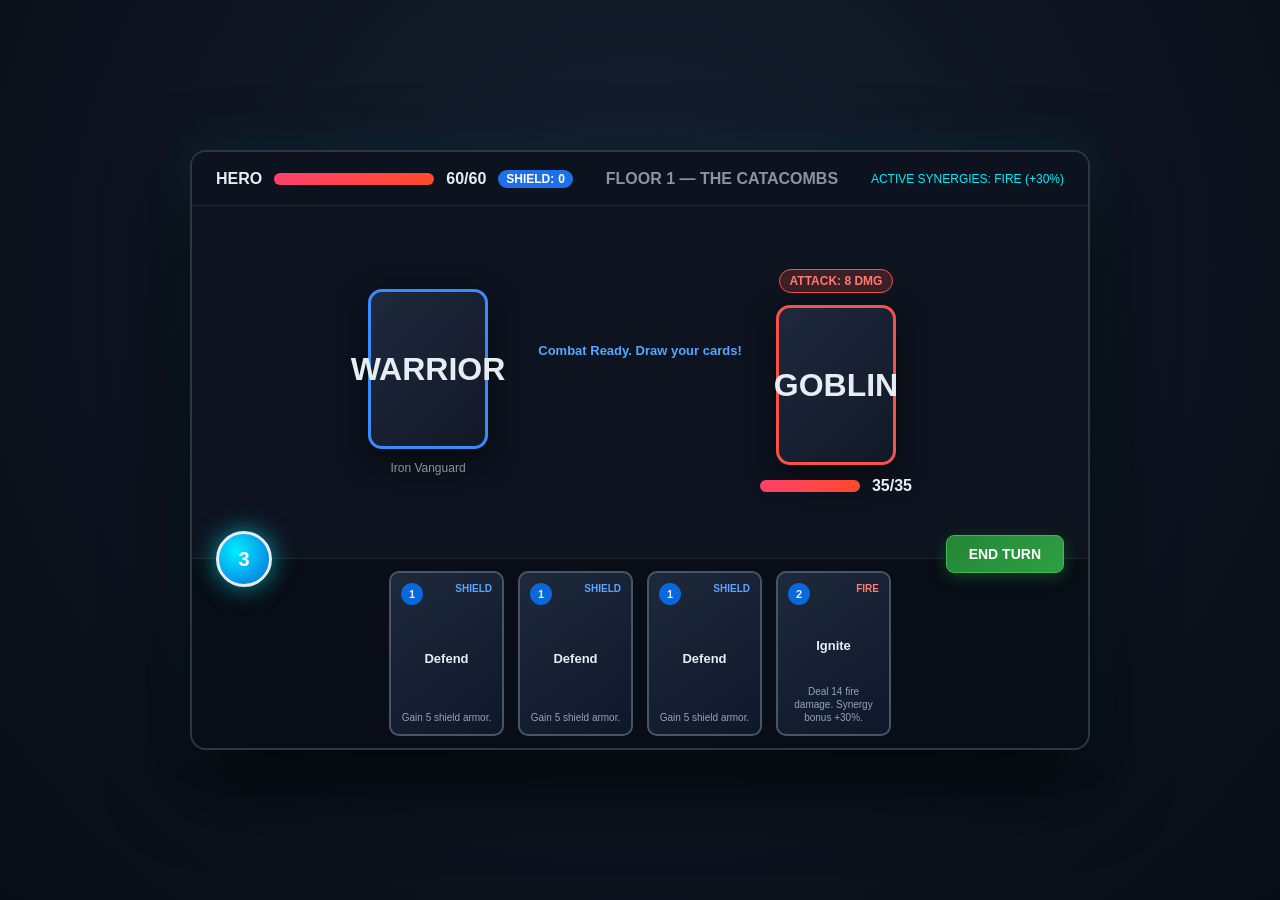
<file: templates/card_roguelike/index.html>
<!DOCTYPE html>
<html lang="zh-CN">
<head>
  <meta charset="UTF-8">
  <meta name="viewport" content="width=device-width, initial-scale=1.0">
  <title>SpireAscent — AI-Native Card Roguelike</title>
  <style>
    * { box-sizing: border-box; margin: 0; padding: 0; user-select: none; }
    body {
      background: radial-gradient(circle at 50% 30%, #161f30 0%, #080c14 100%);
      color: #e6edf3;
      font-family: -apple-system, BlinkMacSystemFont, "Segoe UI", Roboto, sans-serif;
      min-height: 100vh; display: flex; flex-direction: column; align-items: center; justify-content: center;
      overflow: hidden;
    }
    #game-frame {
      position: relative; width: 900px; height: 600px;
      background: #0d131f; border: 2px solid #30363d; border-radius: 16px;
      box-shadow: 0 30px 80px rgba(0,0,0,0.9), 0 0 50px rgba(0, 238, 255, 0.12);
      display: flex; flex-direction: column; overflow: hidden;
    }
    /* Top Bar */
    .top-bar {
      height: 54px; padding: 0 24px; display: flex; align-items: center; justify-content: space-between;
      background: rgba(13, 19, 31, 0.9); border-bottom: 1px solid #21262d;
    }
    .hero-stat { display: flex; align-items: center; gap: 12px; font-weight: bold; }
    .bar-shell { width: 160px; height: 12px; background: #21262d; border-radius: 6px; overflow: hidden; }
    .bar-fill { height: 100%; width: 100%; background: linear-gradient(90deg, #ff416c, #ff4b2b); transition: width 0.2s; }
    .shield-badge {
      background: #1f6feb; padding: 2px 8px; border-radius: 10px; font-size: 12px;
      display: flex; align-items: center; gap: 4px; color: #fff;
    }

    /* Battlefield */
    .battle-arena {
      flex: 1; position: relative; display: flex; align-items: center; justify-content: space-around;
      padding: 20px 40px;
    }
    .combatant {
      display: flex; flex-direction: column; align-items: center; gap: 12px;
      position: relative;
    }
    .entity-avatar {
      width: 120px; height: 160px; border-radius: 14px;
      background: linear-gradient(135deg, #1f293d, #111827);
      border: 3px solid #388bfd; display: flex; align-items: center; justify-content: center;
      font-size: 32px; font-weight: bold; box-shadow: 0 10px 30px rgba(0,0,0,0.6);
      transition: transform 0.15s;
    }
    .enemy-avatar { border-color: #f85149; }
    .intent-tag {
      background: rgba(248, 81, 73, 0.2); border: 1px solid #f85149;
      color: #ff7b72; font-size: 12px; font-weight: bold; padding: 4px 10px; border-radius: 12px;
      animation: pulse 1.5s infinite;
    }
    @keyframes pulse { 0%, 100% { transform: scale(1); } 50% { transform: scale(1.05); } }

    /* Hand Area */
    .hand-container {
      height: 190px; background: rgba(8, 12, 20, 0.85); border-top: 1px solid #21262d;
      padding: 10px 30px; display: flex; align-items: center; justify-content: center; gap: 16px;
      position: relative;
    }
    .mana-orb {
      position: absolute; left: 24px; top: -28px; width: 56px; height: 56px;
      background: radial-gradient(circle at 35% 35%, #00eeff, #0969da);
      border: 3px solid #e6edf3; border-radius: 50%; display: flex; align-items: center; justify-content: center;
      font-size: 20px; font-weight: 900; color: #fff; box-shadow: 0 0 25px rgba(0, 238, 255, 0.6);
    }
    .card-item {
      width: 115px; height: 165px; border-radius: 10px;
      background: linear-gradient(145deg, #1e293b, #0f172a);
      border: 2px solid #475569; padding: 10px; display: flex; flex-direction: column; justify-content: space-between;
      cursor: pointer; transition: transform 0.2s, border-color 0.2s, box-shadow 0.2s;
    }
    .card-item:hover {
      transform: translateY(-24px) scale(1.08);
      border-color: #00eeff; box-shadow: 0 15px 35px rgba(0, 238, 255, 0.3);
      z-index: 10;
    }
    .card-cost {
      width: 22px; height: 22px; background: #0969da; border-radius: 50%;
      display: flex; align-items: center; justify-content: center; font-weight: bold; font-size: 11px;
    }
    .card-title { font-size: 13px; font-weight: bold; text-align: center; }
    .card-desc { font-size: 10px; color: #94a3b8; text-align: center; line-height: 1.3; }

    /* End Turn Button */
    .end-btn {
      position: absolute; right: 24px; top: -24px;
      background: linear-gradient(135deg, #238636, #2ea043);
      color: #fff; font-weight: bold; font-size: 14px;
      padding: 10px 22px; border-radius: 8px; border: 1px solid #3fb950;
      cursor: pointer; box-shadow: 0 4px 15px rgba(35, 134, 54, 0.4);
      transition: transform 0.1s;
    }
    .end-btn:hover { transform: scale(1.05); }

    /* Combat Log */
    #log-stream {
      position: absolute; bottom: 200px; width: 100%; text-align: center;
      font-size: 13px; color: #58a6ff; font-weight: bold; pointer-events: none;
    }
  </style>
</head>
<body>

  <div id="game-frame">
    <!-- Header -->
    <div class="top-bar">
      <div class="hero-stat">
        <span>HERO</span>
        <div class="bar-shell"><div id="player-hp-bar" class="bar-fill"></div></div>
        <span id="player-hp-txt">60/60</span>
        <div class="shield-badge">SHIELD: <span id="player-shield-txt">0</span></div>
      </div>
      <div style="font-weight: bold; color: #8b949e;">FLOOR 1 — THE CATACOMBS</div>
      <div style="font-size: 12px; color: #00eeff;">ACTIVE SYNERGIES: FIRE (+30%)</div>
    </div>

    <!-- Arena -->
    <div class="battle-arena">
      <!-- Player -->
      <div class="combatant">
        <div class="entity-avatar" id="player-sprite">WARRIOR</div>
        <div style="font-size: 12px; color: #8b949e;">Iron Vanguard</div>
      </div>

      <div id="log-stream">Combat Ready. Draw your cards!</div>

      <!-- Enemy -->
      <div class="combatant">
        <div class="intent-tag" id="enemy-intent">ATTACK: 8 DMG</div>
        <div class="entity-avatar enemy-avatar" id="enemy-sprite">GOBLIN</div>
        <div class="hero-stat">
          <div class="bar-shell" style="width: 100px;"><div id="enemy-hp-bar" class="bar-fill"></div></div>
          <span id="enemy-hp-txt">35/35</span>
        </div>
      </div>
    </div>

    <!-- Hand -->
    <div class="hand-container">
      <div class="mana-orb" id="mana-counter">3</div>
      <div class="end-btn" onclick="endTurn()">END TURN</div>
      <div id="cards-row" style="display: flex; gap: 14px;"></div>
    </div>
  </div>

  <script>
    let playerHp = 60, playerMaxHp = 60, playerShield = 0;
    let enemyHp = 35, enemyMaxHp = 35, enemyShield = 0;
    let currentMana = 3, maxMana = 3;

    const deck = [
      { id: "s1", name: "Strike", cost: 1, type: "DAMAGE", val: 6, desc: "Deal 6 physical damage." },
      { id: "s2", name: "Strike", cost: 1, type: "DAMAGE", val: 6, desc: "Deal 6 physical damage." },
      { id: "d1", name: "Defend", cost: 1, type: "SHIELD", val: 5, desc: "Gain 5 shield armor." },
      { id: "d2", name: "Defend", cost: 1, type: "SHIELD", val: 5, desc: "Gain 5 shield armor." },
      { id: "f1", name: "Ignite", cost: 2, type: "DAMAGE", val: 14, isFire: true, desc: "Deal 14 fire damage. Synergy bonus +30%." },
    ];

    let hand = [];

    function renderHUD() {
      document.getElementById('player-hp-bar').style.width = (playerHp / playerMaxHp * 100) + '%';
      document.getElementById('player-hp-txt').textContent = playerHp + '/' + playerMaxHp;
      document.getElementById('player-shield-txt').textContent = playerShield;

      document.getElementById('enemy-hp-bar').style.width = (enemyHp / enemyMaxHp * 100) + '%';
      document.getElementById('enemy-hp-txt').textContent = enemyHp + '/' + enemyMaxHp;
      document.getElementById('mana-counter').textContent = currentMana;
    }

    function renderHand() {
      const row = document.getElementById('cards-row');
      row.innerHTML = '';
      hand.forEach((card, idx) => {
        const div = document.createElement('div');
        div.className = 'card-item';
        div.innerHTML = `
          <div style="display: flex; justify-content: space-between;">
            <div class="card-cost">${card.cost}</div>
            <div style="font-size: 10px; color: ${card.isFire ? '#ff7b72' : '#58a6ff'}; font-weight: bold;">
              ${card.isFire ? 'FIRE' : card.type}
            </div>
          </div>
          <div class="card-title">${card.name}</div>
          <div class="card-desc">${card.desc}</div>
        `;
        div.onclick = () => playCard(idx);
        row.appendChild(div);
      });
    }

    function drawCards(n) {
      hand = [];
      for (let i = 0; i < n; i++) {
        hand.push(deck[Math.floor(Math.random() * deck.length)]);
      }
      renderHand();
    }

    function playCard(idx) {
      const card = hand[idx];
      if (currentMana < card.cost) {
        setLog("Insufficient energy crystal!");
        return;
      }
      currentMana -= card.cost;
      hand.splice(idx, 1);

      if (card.type === 'DAMAGE') {
        let dmg = card.val;
        if (card.isFire) dmg = Math.round(dmg * 1.3); // Synergy bonus
        enemyHp = Math.max(0, enemyHp - dmg);
        setLog(`Played ${card.name}! Dealt ${dmg} damage!`);
        shakeEntity('enemy-sprite');
      } else if (card.type === 'SHIELD') {
        playerShield += card.val;
        setLog(`Played ${card.name}! Gained ${card.val} shield.`);
      }

      renderHUD();
      renderHand();

      if (enemyHp <= 0) {
        setLog("ENEMY DEFEATED! Floor Cleared.");
      }
    }

    function endTurn() {
      if (enemyHp <= 0) return;
      setLog("Goblin strikes back for 8 damage!");
      shakeEntity('player-sprite');

      const absorbed = Math.min(playerShield, 8);
      playerShield -= absorbed;
      const rem = 8 - absorbed;
      playerHp = Math.max(0, playerHp - rem);

      // Start player turn
      playerShield = 0;
      currentMana = maxMana;
      drawCards(4);
      renderHUD();
    }

    function setLog(msg) {
      document.getElementById('log-stream').textContent = msg;
    }

    function shakeEntity(id) {
      const el = document.getElementById(id);
      el.style.transform = 'translateX(8px) scale(0.95)';
      setTimeout(() => el.style.transform = 'translateX(-8px) scale(1.05)', 60);
      setTimeout(() => el.style.transform = 'translateX(0) scale(1)', 140);
    }

    // Start
    drawCards(4);
    renderHUD();
  </script>
</body>
</html>
</file>
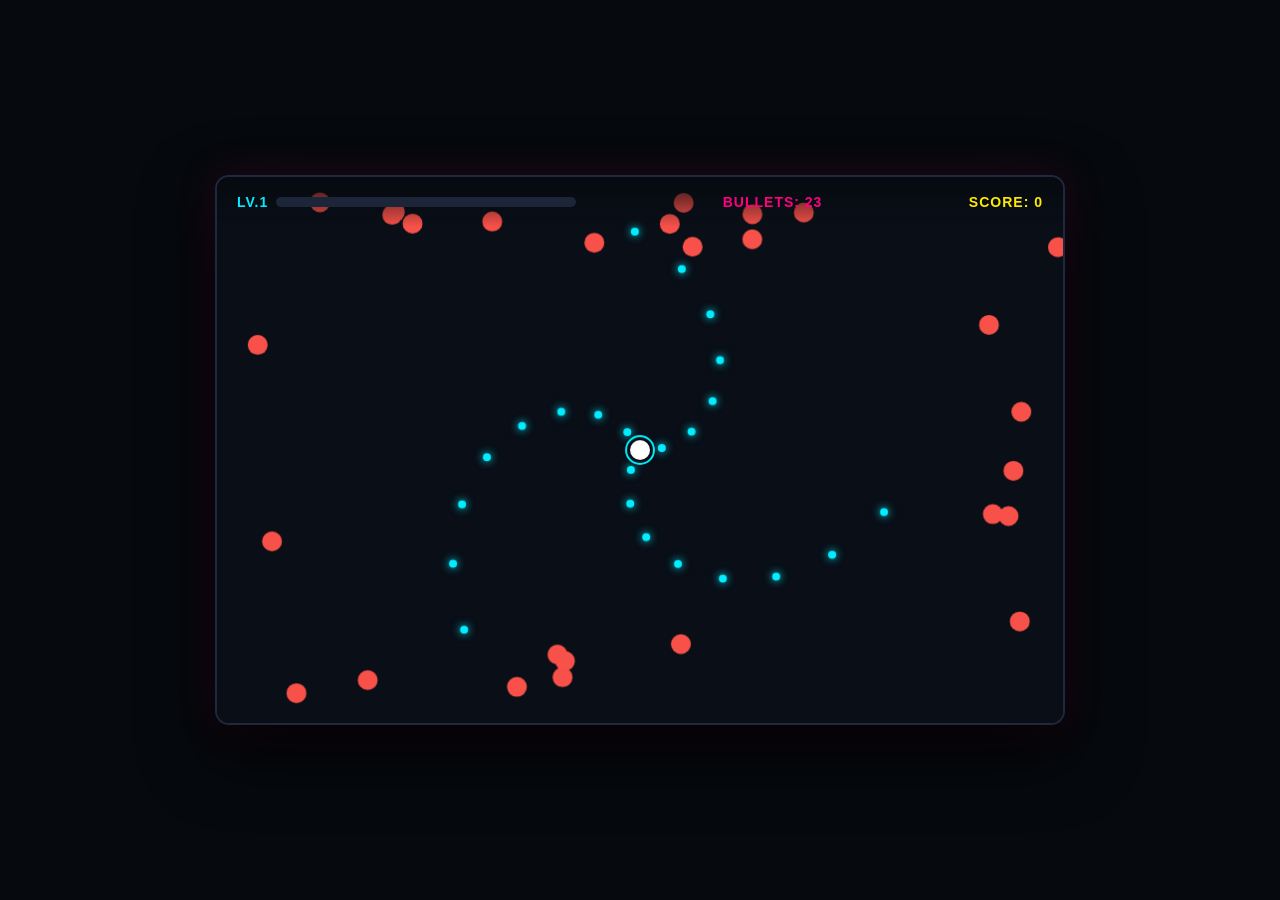
<file: templates/survivor_danmaku/index.html>
<!DOCTYPE html>
<html lang="zh-CN">
<head>
  <meta charset="UTF-8">
  <meta name="viewport" content="width=device-width, initial-scale=1.0">
  <title>Touhou Survivor — AI-Native High-Density Danmaku</title>
  <style>
    * { box-sizing: border-box; margin: 0; padding: 0; user-select: none; }
    body {
      background: #06090e; color: #fff;
      font-family: -apple-system, BlinkMacSystemFont, "Segoe UI", Roboto, sans-serif;
      min-height: 100vh; display: flex; flex-direction: column; align-items: center; justify-content: center;
      overflow: hidden;
    }
    #stage-container {
      position: relative; width: 850px; height: 550px;
      background: #090e17; border: 2px solid #1f293d; border-radius: 14px;
      box-shadow: 0 25px 70px rgba(0,0,0,0.9), 0 0 40px rgba(255, 0, 128, 0.15);
      overflow: hidden;
    }
    canvas { display: block; width: 100%; height: 100%; }
    #hud {
      position: absolute; top: 0; left: 0; width: 100%; height: 50px;
      padding: 10px 20px; display: flex; align-items: center; justify-content: space-between;
      pointer-events: none; z-index: 10;
      background: linear-gradient(180deg, rgba(6,9,14,0.9) 0%, transparent 100%);
      font-weight: bold; font-size: 14px; letter-spacing: 1px;
    }
    .hud-stat { display: flex; align-items: center; gap: 8px; }
    .exp-bar { width: 300px; height: 10px; background: #1c2638; border-radius: 5px; overflow: hidden; }
    .exp-fill { height: 100%; width: 0%; background: linear-gradient(90deg, #00eeff, #38ef7d); transition: width 0.1s; }
  </style>
</head>
<body>

  <div id="stage-container">
    <div id="hud">
      <div class="hud-stat">
        <span style="color: #00eeff;">LV.<span id="lvl-txt">1</span></span>
        <div class="exp-bar"><div id="exp-bar" class="exp-fill"></div></div>
      </div>
      <div style="color: #ff007f;">BULLETS: <span id="bullet-count">0</span></div>
      <div style="color: #ffea00;">SCORE: <span id="score-txt">0</span></div>
    </div>
    <canvas id="cvs" width="850" height="550"></canvas>
  </div>

  <script>
    const canvas = document.getElementById('cvs');
    const ctx = canvas.getContext('2d');

    const player = { x: 425, y: 275, spd: 4, radius: 10, hp: 100 };
    const bullets = [];
    const enemies = [];
    const gems = [];
    const keys = {};

    let score = 0, exp = 0, expMax = 100, level = 1;
    let spiralAngle = 0;
    let shootTimer = 0;

    window.addEventListener('keydown', e => keys[e.code] = true);
    window.addEventListener('keyup', e => keys[e.code] = false);

    // Spawn initial wave
    for (let i = 0; i < 25; i++) spawnEnemy();

    function spawnEnemy() {
      const edge = Math.floor(Math.random() * 4);
      let x = 0, y = 0;
      if (edge === 0) { x = Math.random() * 850; y = -20; }
      else if (edge === 1) { x = 870; y = Math.random() * 550; }
      else if (edge === 2) { x = Math.random() * 850; y = 570; }
      else { x = -20; y = Math.random() * 550; }
      enemies.push({ x, y, hp: 20, maxHp: 20, spd: 1.2 + Math.random() * 0.8 });
    }

    function shootSpiral() {
      spiralAngle += 0.25;
      const count = 3;
      for (let i = 0; i < count; i++) {
        const ang = spiralAngle + (i * Math.PI * 2 / count);
        bullets.push({
          x: player.x, y: player.y,
          vx: Math.cos(ang) * 5.5,
          vy: Math.sin(ang) * 5.5,
          life: 180, radius: 4, color: '#00eeff'
        });
      }
    }

    function update() {
      // Movement
      if (keys['KeyA'] || keys['ArrowLeft']) player.x -= player.spd;
      if (keys['KeyD'] || keys['ArrowRight']) player.x += player.spd;
      if (keys['KeyW'] || keys['ArrowUp']) player.y -= player.spd;
      if (keys['KeyS'] || keys['ArrowDown']) player.y += player.spd;
      player.x = Math.max(15, Math.min(835, player.x));
      player.y = Math.max(15, Math.min(535, player.y));

      // Auto shoot
      shootTimer++;
      if (shootTimer % 6 === 0) shootSpiral();

      // Bullets update
      for (let i = bullets.length - 1; i >= 0; i--) {
        const b = bullets[i];
        b.x += b.vx;
        b.y += b.vy;
        b.life--;
        if (b.life <= 0 || b.x < 0 || b.x > 850 || b.y < 0 || b.y > 550) {
          bullets.splice(i, 1);
        }
      }

      // Enemies update
      if (enemies.length < 35 && Math.random() < 0.1) spawnEnemy();

      for (let i = enemies.length - 1; i >= 0; i--) {
        const e = enemies[i];
        const ang = Math.atan2(player.y - e.y, player.x - e.x);
        e.x += Math.cos(ang) * e.spd;
        e.y += Math.sin(ang) * e.spd;

        // Collision with bullets (Simulating Spatial Hash O(1))
        for (let j = bullets.length - 1; j >= 0; j--) {
          const b = bullets[j];
          const dist = Math.sqrt((e.x - b.x)**2 + (e.y - b.y)**2);
          if (dist < 14) {
            e.hp -= 10;
            bullets.splice(j, 1);
            if (e.hp <= 0) {
              // Spawn gem
              gems.push({ x: e.x, y: e.y, val: 20 });
              enemies.splice(i, 1);
              score += 100;
              break;
            }
          }
        }
      }

      // Gems update (Magnet pull)
      for (let i = gems.length - 1; i >= 0; i--) {
        const g = gems[i];
        const d = Math.sqrt((player.x - g.x)**2 + (player.y - g.y)**2);
        if (d < 120) {
          g.x += (player.x - g.x) * 0.15;
          g.y += (player.y - g.y) * 0.15;
        }
        if (d < 18) {
          exp += g.val;
          gems.splice(i, 1);
          if (exp >= expMax) {
            level++;
            exp = 0;
            expMax = Math.round(expMax * 1.4);
            document.getElementById('lvl-txt').textContent = level;
          }
        }
      }

      // Update HUD
      document.getElementById('bullet-count').textContent = bullets.length;
      document.getElementById('score-txt').textContent = score;
      document.getElementById('exp-bar').style.width = (exp / expMax * 100) + '%';
    }

    function render() {
      ctx.fillStyle = '#090e17';
      ctx.fillRect(0, 0, canvas.width, canvas.height);

      // Gems
      ctx.fillStyle = '#38ef7d';
      for (let g of gems) {
        ctx.beginPath(); ctx.arc(g.x, g.y, 4, 0, Math.PI*2); ctx.fill();
      }

      // Enemies
      ctx.fillStyle = '#f85149';
      for (let e of enemies) {
        ctx.beginPath(); ctx.arc(e.x, e.y, 10, 0, Math.PI*2); ctx.fill();
      }

      // Bullets (500+ glow)
      ctx.fillStyle = '#00eeff';
      ctx.shadowColor = '#00eeff';
      ctx.shadowBlur = 8;
      for (let b of bullets) {
        ctx.beginPath(); ctx.arc(b.x, b.y, b.radius, 0, Math.PI*2); ctx.fill();
      }
      ctx.shadowBlur = 0;

      // Player
      ctx.fillStyle = '#ffffff';
      ctx.beginPath(); ctx.arc(player.x, player.y, player.radius, 0, Math.PI*2); ctx.fill();
      ctx.strokeStyle = '#00eeff';
      ctx.lineWidth = 2;
      ctx.beginPath(); ctx.arc(player.x, player.y, player.radius + 4, 0, Math.PI*2); ctx.stroke();
    }

    function loop() {
      update();
      render();
      requestAnimationFrame(loop);
    }
    loop();
  </script>
</body>
</html>
</file>
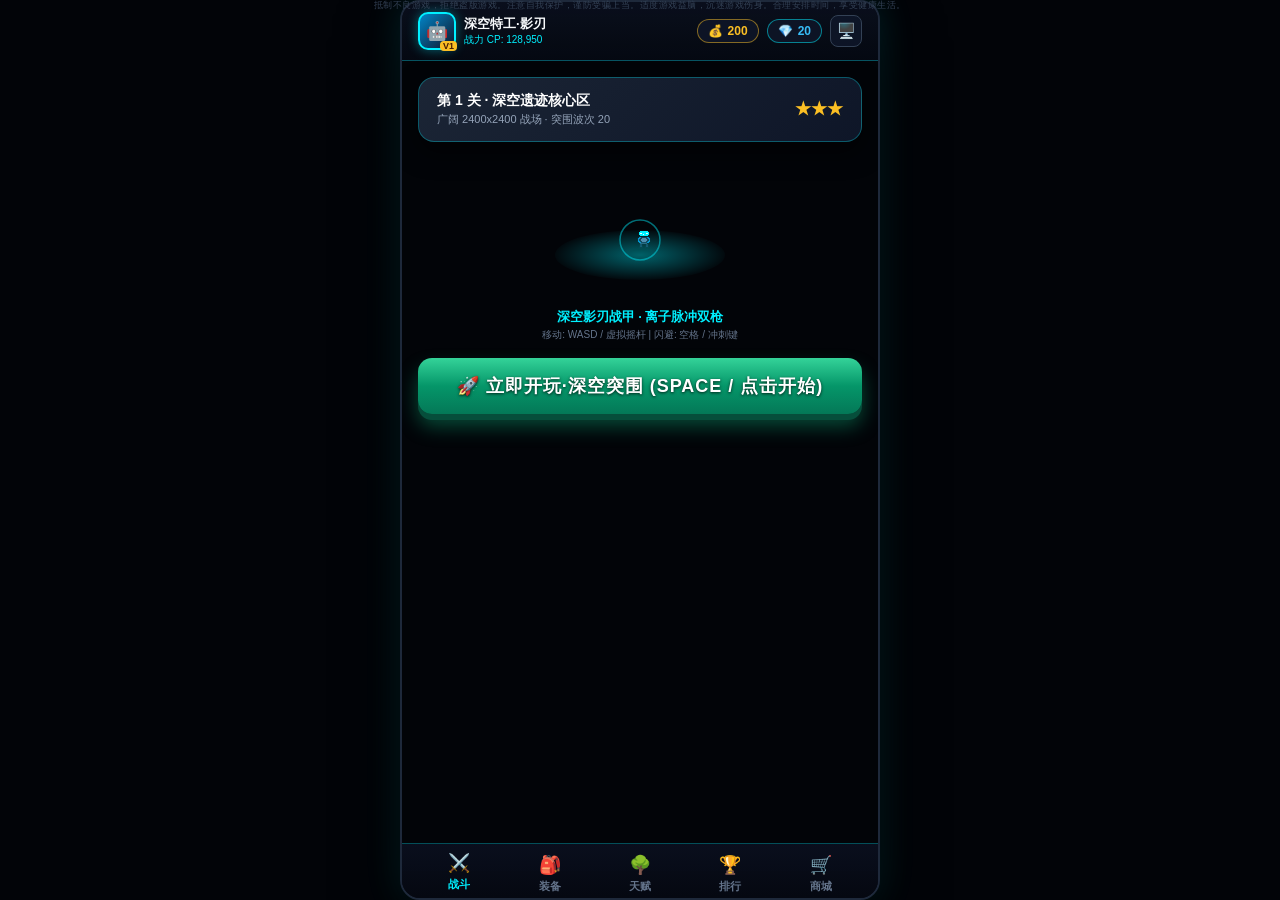
<file: pipeline/templates/cyber_survivor_master.html>
<!DOCTYPE html>
<html lang="zh-CN">
<head>
  <meta charset="UTF-8">
  <meta name="viewport" content="width=device-width, initial-scale=1.0, maximum-scale=1.0, user-scalable=no, viewport-fit=cover">
  <title>赛博幸存者：深空突围 (Cyber Survivor: Deep Space Breakout)</title>
  <style>
    * { margin: 0; padding: 0; box-sizing: border-box; user-select: none; -webkit-tap-highlight-color: transparent; }
    
    :root {
      --bg-dark: #050811;
      --bg-panel: #0a0f1d;
      --bg-card: #111a2e;
      --neon-cyan: #00f0ff;
      --neon-gold: #fbbf24;
      --neon-orange: #f97316;
      --neon-red: #ef4444;
      --neon-green: #10b981;
      --neon-purple: #a855f7;
      --text-main: #f8fafc;
      --text-muted: #94a3b8;
      --border-game: rgba(0, 240, 255, 0.3);
    }

    body {
      background: #020408;
      color: var(--text-main);
      font-family: -apple-system, BlinkMacSystemFont, "Segoe UI", Roboto, "PingFang SC", "Helvetica Neue", sans-serif;
      display: flex;
      flex-direction: column;
      align-items: center;
      justify-content: center;
      height: 100vh;
      overflow: hidden;
      touch-action: none;
    }

    #compliance-header {
      position: absolute;
      top: env(safe-area-inset-top, 4px);
      font-size: 9px;
      color: #334155;
      text-align: center;
      width: 96%;
      line-height: 1.2;
      pointer-events: none;
      z-index: 100;
      letter-spacing: 0.5px;
    }

    /* 游戏主容器 (自适应宽屏或手机视口) */
    #app-container {
      position: relative;
      width: 100%;
      height: 100%;
      max-width: 480px;
      max-height: 900px;
      background: var(--bg-dark);
      border: 2px solid #1e293b;
      border-radius: 20px;
      box-shadow: 0 25px 70px -10px rgba(0, 0, 0, 0.95), 0 0 35px rgba(0, 240, 255, 0.15);
      overflow: hidden;
      display: flex;
      flex-direction: column;
      transition: max-width 0.3s ease, max-height 0.3s ease, border-radius 0.3s ease;
    }

    /* 全屏沉浸模式切换 (宽屏电脑端) */
    #app-container.theater-mode {
      max-width: 100vw;
      max-height: 100vh;
      border-radius: 0;
      border: none;
    }

    /* =========================================================================
       3D 商业游戏按钮与质感规范 (Game Push Buttons)
       ========================================================================= */
    .btn-game {
      position: relative;
      display: inline-flex;
      align-items: center;
      justify-content: center;
      gap: 8px;
      font-weight: 900;
      text-transform: uppercase;
      letter-spacing: 1px;
      border-radius: 14px;
      border: none;
      cursor: pointer;
      transition: all 0.1s cubic-bezier(0.4, 0, 0.2, 1);
      overflow: hidden;
      outline: none;
    }
    .btn-game:active {
      transform: translateY(4px);
    }
    .btn-game-green {
      background: linear-gradient(180deg, #34d399 0%, #059669 50%, #047857 100%);
      color: #fff;
      text-shadow: 0 1px 3px rgba(0,0,0,0.8);
      box-shadow: 0 6px 0 #064e3b, 0 12px 20px rgba(16, 185, 129, 0.4);
    }
    .btn-game-green:active {
      box-shadow: 0 2px 0 #064e3b, 0 4px 10px rgba(16, 185, 129, 0.4);
    }
    .btn-game-blue {
      background: linear-gradient(180deg, #38bdf8 0%, #0284c7 50%, #0369a1 100%);
      color: #fff;
      text-shadow: 0 1px 2px rgba(0,0,0,0.6);
      box-shadow: 0 6px 0 #075985, 0 12px 20px rgba(2, 132, 199, 0.4);
    }
    .btn-game-blue:active {
      box-shadow: 0 2px 0 #075985, 0 4px 10px rgba(2, 132, 199, 0.4);
    }
    .btn-game-gold {
      background: linear-gradient(180deg, #fcd34d 0%, #f59e0b 50%, #d97706 100%);
      color: #451a03;
      text-shadow: 0 1px 0 rgba(255,255,255,0.6);
      box-shadow: 0 6px 0 #92400e, 0 12px 20px rgba(245, 158, 11, 0.4);
    }
    .btn-game-gold:active {
      box-shadow: 0 2px 0 #92400e, 0 4px 10px rgba(245, 158, 11, 0.4);
    }
    .btn-shine::after {
      content: '';
      position: absolute;
      top: -50%;
      left: -60%;
      width: 40%;
      height: 200%;
      background: linear-gradient(90deg, transparent, rgba(255,255,255,0.35), transparent);
      transform: rotate(25deg);
      animation: btnShine 2.5s infinite;
    }
    @keyframes btnShine {
      0% { left: -60%; }
      20% { left: 140%; }
      100% { left: 140%; }
    }

    /* 顶部资源栏 (大厅) */
    #top-bar {
      display: flex;
      justify-content: space-between;
      align-items: center;
      padding: 10px 16px;
      background: linear-gradient(180deg, rgba(10, 15, 29, 0.95), rgba(5, 8, 17, 0.9));
      border-bottom: 1px solid var(--border-game);
      z-index: 40;
    }
    .user-profile { display: flex; align-items: center; gap: 8px; }
    .user-avatar-hex {
      width: 38px; height: 38px; border-radius: 10px;
      background: linear-gradient(135deg, #0284c7, #0f172a);
      border: 2px solid var(--neon-cyan);
      display: flex; align-items: center; justify-content: center;
      font-size: 18px; box-shadow: 0 0 12px rgba(0, 240, 255, 0.4);
      position: relative;
    }
    .user-lvl {
      position: absolute; bottom: -3px; right: -3px;
      font-size: 9px; font-weight: 900; background: var(--neon-gold);
      color: #451a03; border-radius: 4px; padding: 0 3px;
    }
    .resource-group { display: flex; align-items: center; gap: 8px; }
    .res-pill {
      background: rgba(15, 23, 42, 0.8);
      border: 1px solid #334155;
      border-radius: 20px;
      padding: 4px 10px;
      display: flex;
      align-items: center;
      gap: 5px;
      font-size: 12px;
      font-weight: bold;
    }
    .res-pill-gold { border-color: rgba(251, 191, 36, 0.5); color: #fbbf24; }
    .res-pill-gem { border-color: rgba(0, 240, 255, 0.5); color: #38bdf8; }

    /* =========================================================================
       主视口画布与战斗系统
       ========================================================================= */
    #main-content {
      position: relative;
      flex: 1;
      width: 100%;
      height: 100%;
      overflow: hidden;
      background: #020408;
    }
    #gameCanvas {
      position: absolute;
      top: 0;
      left: 0;
      width: 100%;
      height: 100%;
      display: block;
    }

    /* 局内战术 HUD */
    #battle-hud {
      display: none;
      position: absolute;
      top: 0;
      left: 0;
      right: 0;
      padding: 10px 14px;
      z-index: 30;
      pointer-events: none;
    }
    .battle-hud-top {
      display: flex;
      justify-content: space-between;
      align-items: center;
      gap: 8px;
    }
    .hero-vitals {
      display: flex;
      align-items: center;
      gap: 8px;
      background: rgba(10, 15, 29, 0.85);
      border: 1px solid rgba(0, 240, 255, 0.4);
      border-radius: 10px;
      padding: 4px 10px;
      backdrop-filter: blur(4px);
    }
    .vitals-bars { display: flex; flex-direction: column; gap: 3px; width: 90px; }
    .hp-track { width: 100%; height: 7px; background: #1e293b; border-radius: 3px; overflow: hidden; }
    .hp-fill { width: 100%; height: 100%; background: linear-gradient(90deg, #ef4444, #f87171); transition: width 0.15s; }
    .shield-track { width: 100%; height: 4px; background: #1e293b; border-radius: 2px; overflow: hidden; }
    .shield-fill { width: 100%; height: 100%; background: linear-gradient(90deg, #0284c7, #38bdf8); transition: width 0.15s; }
    
    .hud-timer-badge {
      background: rgba(10, 15, 29, 0.85);
      border: 1px solid #334155;
      border-radius: 8px;
      padding: 4px 12px;
      font-size: 14px;
      font-weight: 900;
      font-family: monospace;
      color: #38bdf8;
      text-shadow: 0 0 10px rgba(56, 189, 248, 0.5);
    }
    .hud-right-actions { display: flex; align-items: center; gap: 6px; pointer-events: auto; }
    .btn-hud-icon {
      width: 32px; height: 32px; border-radius: 8px;
      background: rgba(15, 23, 42, 0.85); border: 1px solid #334155;
      color: #fff; display: flex; align-items: center; justify-content: center;
      cursor: pointer; font-size: 15px;
    }
    .btn-hud-icon:active { transform: scale(0.92); }

    /* 经验进度条 */
    #exp-wrap {
      width: 100%;
      height: 6px;
      background: rgba(15, 23, 42, 0.8);
      border: 1px solid rgba(0, 240, 255, 0.3);
      border-radius: 3px;
      margin-top: 8px;
      overflow: hidden;
    }
    #exp-fill {
      width: 0%;
      height: 100%;
      background: linear-gradient(90deg, #00f0ff, #3b82f6, #a855f7);
      box-shadow: 0 0 8px #00f0ff;
      transition: width 0.2s cubic-bezier(0.4, 0, 0.2, 1);
    }

    /* 局内底部武器槽位与冲刺按键 (局内激活，大厅严格隐藏) */
    #battle-controls {
      display: none;
      position: absolute;
      bottom: 12px;
      left: 12px;
      right: 12px;
      justify-content: space-between;
      align-items: flex-end;
      z-index: 30;
      pointer-events: none;
    }
    .weapon-deck {
      display: flex;
      gap: 6px;
      background: rgba(10, 15, 29, 0.85);
      border: 1px solid var(--border-game);
      border-radius: 12px;
      padding: 6px 8px;
      backdrop-filter: blur(4px);
      pointer-events: auto;
    }
    .weapon-slot-card {
      width: 42px;
      height: 42px;
      border-radius: 8px;
      background: #0f172a;
      border: 1px solid #334155;
      display: flex;
      flex-direction: column;
      align-items: center;
      justify-content: center;
      position: relative;
    }
    .weapon-slot-card.active { border-color: var(--neon-cyan); box-shadow: 0 0 8px rgba(0, 240, 255, 0.3); }
    .w-icon-svg { width: 22px; height: 22px; fill: none; stroke: currentColor; stroke-width: 2; }
    .w-level-chip {
      position: absolute;
      bottom: 2px;
      right: 2px;
      font-size: 8px;
      font-weight: 900;
      color: var(--neon-gold);
      line-height: 1;
    }

    /* 战术冲刺大按钮 (移动端/触屏) */
    #btnDash {
      width: 68px;
      height: 68px;
      border-radius: 50%;
      background: radial-gradient(circle, #0284c7, #075985);
      border: 3px solid #38bdf8;
      box-shadow: 0 0 20px rgba(56, 189, 248, 0.5), inset 0 0 10px rgba(255,255,255,0.3);
      color: #fff;
      font-size: 12px;
      font-weight: 900;
      letter-spacing: 0.5px;
      display: flex;
      flex-direction: column;
      align-items: center;
      justify-content: center;
      cursor: pointer;
      pointer-events: auto;
      transition: transform 0.08s, filter 0.08s;
      position: relative;
    }
    #btnDash:active { transform: scale(0.92); }
    #dashCooldownRing {
      position: absolute;
      inset: -3px;
      border-radius: 50%;
      border: 3px solid #ef4444;
      display: none;
    }

    /* 虚拟摇杆 (局内生效，初始隐藏避免遮挡大厅操作) */
    #joystick-zone { position: absolute; inset: 0; z-index: 20; pointer-events: auto; display: none; }
    #joy-base {
      position: absolute; width: 120px; height: 120px; border-radius: 50%;
      background: radial-gradient(circle, rgba(0, 240, 255, 0.15), rgba(15, 23, 42, 0.75));
      border: 2px solid rgba(0, 240, 255, 0.45); transform: translate(-50%, -50%);
      pointer-events: none; display: none; box-shadow: 0 0 25px rgba(0, 240, 255, 0.35);
    }
    #joy-thumb {
      position: absolute; width: 50px; height: 50px; border-radius: 50%;
      background: radial-gradient(circle, #00f0ff, #0284c7); transform: translate(-50%, -50%);
      pointer-events: none; box-shadow: 0 0 18px #00f0ff;
    }

    /* 小雷达地图 (右上角) */
    #radarCanvas {
      position: absolute;
      top: 60px;
      right: 12px;
      width: 76px;
      height: 76px;
      background: rgba(10, 15, 29, 0.85);
      border: 1px solid var(--neon-cyan);
      border-radius: 50%;
      box-shadow: 0 0 15px rgba(0, 240, 255, 0.25);
      z-index: 25;
      display: none;
      pointer-events: none;
    }

    /* 连击浮动横幅 */
    #combo-banner {
      position: absolute; top: 75px; left: 50%; transform: translateX(-50%) scale(0);
      font-weight: 900; font-size: 24px; font-style: italic; color: #fbbf24;
      text-shadow: 0 0 20px #ef4444, 2px 2px 0 #000; pointer-events: none; z-index: 35;
      transition: transform 0.2s cubic-bezier(0.175, 0.885, 0.32, 1.275);
    }

    /* Boss 血条 */
    #boss-hud {
      display: none; position: absolute; top: 46px; left: 50%; transform: translateX(-50%);
      width: 82%; background: rgba(10, 15, 29, 0.95); border: 2px solid #ef4444; border-radius: 10px;
      padding: 6px 12px; text-align: center; z-index: 35; box-shadow: 0 0 25px rgba(239, 68, 68, 0.5);
    }
    #boss-name { font-size: 11px; font-weight: 900; color: #f87171; margin-bottom: 4px; letter-spacing: 1px; }
    #boss-hp-bar { position: relative; width: 100%; height: 8px; background: #1e293b; border-radius: 4px; overflow: hidden; }
    .boss-hp-tick { position: absolute; top: 0; bottom: 0; width: 2px; background: rgba(255,255,255,0.75); z-index: 3; pointer-events: none; }
    #boss-hp-fill { height: 100%; width: 100%; background: linear-gradient(90deg, #ef4444, #f97316); transition: width 0.1s; }

    /* =========================================================================
       大厅视图 (Lobby Tabs)
       ========================================================================= */
    .tab-view { display: none; padding: 16px; width: 100%; height: 100%; overflow-y: auto; position: relative; z-index: 25; }
    .tab-view.active { display: flex; flex-direction: column; }
    
    .chapter-card {
      background: linear-gradient(135deg, rgba(30, 41, 59, 0.9), rgba(15, 23, 42, 0.95));
      border: 1px solid var(--border-game);
      border-radius: 16px;
      padding: 14px 18px;
      display: flex;
      justify-content: space-between;
      align-items: center;
      margin-bottom: 14px;
      box-shadow: 0 10px 25px rgba(0,0,0,0.6);
    }
    .hero-stage {
      position: relative;
      width: 160px;
      height: 140px;
      margin: 4px auto;
      display: flex;
      align-items: center;
      justify-content: center;
    }
    .stage-halo {
      position: absolute;
      width: 170px;
      height: 50px;
      bottom: 20px;
      background: radial-gradient(ellipse, rgba(0, 240, 255, 0.4) 0%, transparent 75%);
      border-radius: 50%;
      animation: pulseStage 2s infinite alternate;
    }
    @keyframes pulseStage {
      0% { transform: scale(0.9); opacity: 0.6; }
      100% { transform: scale(1.1); opacity: 1.0; }
    }

    /* 装备槽阵列 */
    .gear-matrix { display: grid; grid-template-columns: repeat(3, 1fr); gap: 10px; margin: 12px 0; }
    .gear-slot {
      aspect-ratio: 1;
      background: #0f172a;
      border: 2px solid #334155;
      border-radius: 14px;
      display: flex;
      flex-direction: column;
      align-items: center;
      justify-content: center;
      position: relative;
      transition: all 0.15s;
    }
    .gear-slot.legendary { border-color: #f59e0b; box-shadow: inset 0 0 12px rgba(245, 158, 11, 0.3); }
    .gear-slot.epic { border-color: #a855f7; box-shadow: inset 0 0 12px rgba(168, 85, 247, 0.3); }
    .gear-slot.rare { border-color: #38bdf8; box-shadow: inset 0 0 12px rgba(56, 189, 248, 0.3); }
    .gear-name { font-size: 10px; color: #94a3b8; margin-top: 4px; }

    /* 底栏导航 (Bottom Dock) */
    #bottom-dock {
      display: flex;
      justify-content: space-around;
      align-items: center;
      padding: 6px 12px env(safe-area-inset-bottom, 8px);
      background: linear-gradient(180deg, rgba(10, 15, 29, 0.96), rgba(5, 8, 17, 0.98));
      border-top: 1px solid var(--border-game);
      z-index: 40;
    }
    .dock-tab {
      display: flex;
      flex-direction: column;
      align-items: center;
      gap: 3px;
      background: none;
      border: none;
      color: #64748b;
      font-size: 11px;
      font-weight: bold;
      cursor: pointer;
      padding: 4px 10px;
      border-radius: 10px;
      transition: all 0.15s;
    }
    .dock-tab.active { color: var(--neon-cyan); transform: translateY(-2px); }
    .dock-icon { font-size: 18px; }

    /* =========================================================================
       模态弹窗系统 (Modals: Level-Up, Lucky Chest, Pause DPS)
       ========================================================================= */
    .modal-overlay {
      position: absolute; inset: 0; background: rgba(2, 4, 10, 0.92);
      backdrop-filter: blur(10px); display: flex; flex-direction: column;
      align-items: center; justify-content: center; padding: 18px; z-index: 60;
      animation: fadeIn 0.15s ease-out;
    }
    @keyframes fadeIn { from { opacity: 0; transform: scale(0.97); } to { opacity: 1; transform: scale(1); } }
    .modal-box {
      width: 100%; max-width: 400px; background: #0b1120; border: 2px solid #334155;
      border-radius: 20px; padding: 20px; box-shadow: 0 25px 60px rgba(0,0,0,0.95);
      display: flex; flex-direction: column; align-items: center; position: relative;
    }
    
    /* 升阶 3 选 1 卡片 */
    .card-list { width: 100%; display: flex; flex-direction: column; gap: 10px; margin-top: 12px; }
    .upgrade-card {
      background: linear-gradient(135deg, #1e293b, #0f172a);
      border: 2px solid #334155; border-radius: 14px; padding: 12px 14px;
      display: flex; align-items: center; gap: 12px; cursor: pointer; text-align: left;
      transition: all 0.12s;
    }
    .upgrade-card:hover, .upgrade-card:active {
      border-color: var(--neon-cyan); background: #1a263d;
      transform: translateY(-2px) scale(1.02); box-shadow: 0 8px 20px rgba(0, 240, 255, 0.35);
    }
    .card-icon-slot {
      width: 42px; height: 42px; border-radius: 10px;
      background: rgba(0, 240, 255, 0.15); border: 1px solid var(--neon-cyan);
      display: flex; align-items: center; justify-content: center; font-size: 22px;
    }

    /* 黄金宝箱 3 连抽老虎机 (Slot Machine Roulette) */
    .slot-machine-wrap {
      display: flex;
      gap: 8px;
      margin: 16px 0;
      padding: 10px;
      background: #020617;
      border: 2px solid #f59e0b;
      border-radius: 14px;
      box-shadow: 0 0 20px rgba(245, 158, 11, 0.3);
    }
    .slot-reel {
      width: 90px;
      height: 90px;
      background: #0f172a;
      border: 1px solid #334155;
      border-radius: 10px;
      display: flex;
      flex-direction: column;
      align-items: center;
      justify-content: center;
      font-size: 32px;
      position: relative;
      overflow: hidden;
    }
    .slot-reel.jackpot {
      border-color: #fbbf24;
      background: linear-gradient(180deg, #1e293b, #78350f);
      animation: jackpotGlow 0.8s infinite alternate;
    }
    @keyframes jackpotGlow {
      0% { box-shadow: 0 0 10px #f59e0b; }
      100% { box-shadow: 0 0 25px #f59e0b; }
    }

    /* 暂停菜单与 DPS 仪表盘 */
    .dps-meter-list { width: 100%; display: flex; flex-direction: column; gap: 8px; margin: 12px 0; max-height: 220px; overflow-y: auto; }
    .dps-row {
      display: flex; justify-content: space-between; align-items: center;
      background: #1e293b; padding: 8px 12px; border-radius: 8px; font-size: 12px;
    }
    .dps-bar-track { width: 70px; height: 6px; background: #0f172a; border-radius: 3px; overflow: hidden; }
    .dps-bar-fill { height: 100%; background: #38bdf8; }

    /* 伤害跳字与震颤动画 */
    @keyframes floatUp {
      0% { opacity: 1; transform: translateY(0) scale(1); }
      50% { transform: translateY(-16px) scale(1.2); }
      100% { opacity: 0; transform: translateY(-32px) scale(0.8); }
    }
    /* 商城卡片 */
    .shop-item-card {
      display: flex; align-items: center; gap: 10px;
      background: #1e293b; padding: 12px 14px; border-radius: 12px;
      border: 1px solid #334155; transition: border-color 0.2s;
    }
    .shop-item-card:hover { border-color: var(--neon-cyan); }
    .shop-item-icon { font-size: 24px; flex-shrink: 0; }
    .shop-item-name { font-size: 13px; font-weight: bold; color: #fff; }
    .shop-item-desc { font-size: 10px; color: #94a3b8; margin-top: 2px; }

    /* 受击屏缘红晕 vignette */
    #hurt-vignette {
      position: absolute; inset: 0; pointer-events: none; z-index: 10;
      border-radius: 16px; opacity: 0;
      background: radial-gradient(ellipse at center, transparent 55%, rgba(220,38,38,0.55) 100%);
      transition: opacity 0.06s ease-in;
    }

    /* Toast 悬浮提示 */
    #game-toast {
      position: absolute; top: 14px; left: 50%; transform: translateX(-50%);
      background: rgba(15,23,42,0.92); color: #fff; font-size: 12px; font-weight: bold;
      padding: 7px 16px; border-radius: 20px; border: 1px solid var(--neon-cyan);
      pointer-events: none; z-index: 100; opacity: 0;
      transition: opacity 0.25s ease; white-space: nowrap;
    }
    #game-toast.visible { opacity: 1; }

    /* 连击横幅 combo banner */
    #combo-banner {
      position: absolute; top: 50px; left: 50%; transform: translateX(-50%) scale(0);
      font-family: 'Outfit', sans-serif; font-size: 22px; font-weight: 900;
      text-align: center; pointer-events: none; z-index: 20;
      text-shadow: 0 0 12px currentColor;
      transition: transform 0.15s cubic-bezier(.34,1.56,.64,1);
    }
    #combo-banner.show { transform: translateX(-50%) scale(1); }
  </style>
</head>
<body>
  
  <!-- 48 字健康忠告 -->
  <div id="compliance-header">抵制不良游戏，拒绝盗版游戏。注意自我保护，谨防受骗上当。适度游戏益脑，沉迷游戏伤身。合理安排时间，享受健康生活。</div>

  <!-- 微信小游戏隐私协议授权弹窗 -->
  <div id="privacy-modal" class="modal-overlay" style="display: none;">
    <div class="modal-box">
      <div style="font-size: 11px; font-weight: bold; color: #38bdf8; margin-bottom: 6px;">📋 用户隐私保护与合规指引</div>
      <h3 style="color:#fff; margin-bottom: 10px;">欢迎进入《赛博幸存者：深空突围》</h3>
      <p style="font-size: 12px; color: #94a3b8; line-height: 1.6; text-align: left; margin-bottom: 16px;">
        在您开始游戏前，请阅读并同意《用户个人信息保护指引》。游戏仅使用本地存储保存您的关卡进度，并遵守未成年人健康防沉迷保护规范。
      </p>
      <div style="display: flex; gap: 10px; width: 100%;">
        <button class="btn-game btn-game-blue" id="btnAcceptPrivacy" style="flex: 1; height: 44px;">阅读并同意</button>
      </div>
    </div>
  </div>

  <!-- 防沉迷提醒弹窗 -->
  <div id="minor-modal" class="modal-overlay" style="display: none;">
    <div class="modal-box">
      <h3 style="color:#f87171; margin-bottom: 8px;">🛑 健康游戏时间提醒</h3>
      <p style="font-size: 13px; color: #cbd5e1; line-height: 1.5; margin-bottom: 14px;">您已连续游玩超过 60 分钟，适度游戏益脑，请离开屏幕活动眼部与身体。</p>
      <button class="btn-game btn-game-blue" id="btnCloseMinor" style="width: 100%; height: 42px;">我知道了</button>
    </div>
  </div>

  <div id="app-container">
    
    <!-- 大厅顶部资源条 -->
    <div id="top-bar">
      <div class="user-profile">
        <div class="user-avatar-hex">
          🤖
          <div class="user-lvl">V1</div>
        </div>
        <div>
          <div style="font-weight: 900; font-size: 13px;">深空特工·影刃</div>
          <div style="font-size: 10px; color: var(--neon-cyan);">战力 CP: 128,950</div>
        </div>
      </div>
      <div class="resource-group">
        <div class="res-pill res-pill-gold">💰 <span id="topGold">0</span></div>
        <div class="res-pill res-pill-gem">💎 <span id="topGems">50</span></div>
        <button class="btn-hud-icon" id="btnToggleTheater" title="切换全屏/视口模式">🖥️</button>
      </div>
    </div>

    <!-- 局内战斗 HUD -->
    <div id="battle-hud">
      <div class="battle-hud-top">
        <div class="hero-vitals">
          <span style="font-size: 18px;">🤖</span>
          <div class="vitals-bars">
            <div class="hp-track"><div class="hp-fill" id="hudHpFill"></div></div>
            <div class="shield-track"><div class="shield-fill" id="hudShieldFill"></div></div>
          </div>
        </div>
        <div class="hud-timer-badge" id="hudClock">00:00</div>
        <div class="hud-right-actions">
          <div class="res-pill res-pill-gold">⚔️ <span id="hudKills">0</span></div>
          <button class="btn-hud-icon" id="btnPauseGame">⏸️</button>
        </div>
      </div>
      <div id="exp-wrap"><div id="exp-fill"></div></div>
    </div>

    <!-- 主视口内容路由区 -->
    <div id="main-content">
      <!-- 全局悬浮 Toast 提示与受击屏缘红晕 -->
      <div id="game-toast"></div>
      <div id="hurt-vignette"></div>
      <!-- 60FPS 游戏画布 -->
      <canvas id="gameCanvas"></canvas>
      <canvas id="radarCanvas" width="80" height="80"></canvas>

      <!-- 虚拟摇杆 -->
      <div id="joystick-zone">
        <div id="joy-base"><div id="joy-thumb"></div></div>
      </div>

      <!-- 局内武器栏与冲刺按键 -->
      <div id="battle-controls">
        <div class="weapon-deck" id="weaponDeck">
          <!-- 动态渲染 6 大武器槽位 -->
        </div>
        <button id="btnDash">
          <span>DASH</span>
          <div id="dashCooldownRing"></div>
        </button>
      </div>

      <!-- 连击浮动横幅 -->
      <div id="combo-banner">DOUBLE KILL!</div>

      <!-- Boss 警报血条 -->
      <div id="boss-hud">
        <div id="boss-name">⚠️ 警告：歼灭机甲·天罚领主已苏醒</div>
        <div id="boss-hp-bar">
          <div id="boss-hp-fill"></div>
          <div class="boss-hp-tick" style="left: 50%;"></div>
          <div class="boss-hp-tick" style="left: 20%;"></div>
        </div>
      </div>

      <!-- ==================== TAB 1: 战斗大厅 ==================== -->
      <div class="tab-view active" id="view-battle">
        <div class="chapter-card">
          <div>
            <div style="font-size: 14px; font-weight: 900; color: #fff;">第 1 关 · 深空遗迹核心区</div>
            <div style="font-size: 11px; color: #94a3b8; margin-top: 2px;">广阔 2400x2400 战场 · 突围波次 20</div>
          </div>
          <div style="color: var(--neon-gold); font-weight: 900;">★★★</div>
        </div>

        <div class="hero-stage">
          <div class="stage-halo"></div>
          <canvas id="heroStageCanvas" width="180" height="180"></canvas>
        </div>
        
        <div style="text-align: center; margin: 4px 0 16px;">
          <div style="font-size: 13px; font-weight: 900; color: var(--neon-cyan);">深空影刃战甲 · 离子脉冲双枪</div>
          <div style="font-size: 10px; color: #64748b; margin-top: 2px;">移动: WASD / 虚拟摇杆 | 闪避: 空格 / 冲刺键</div>
        </div>

        <button class="btn-game btn-game-green btn-shine" id="btnLaunchBattle" onclick="startBattle()" style="width: 100%; height: 56px; font-size: 18px; cursor: pointer; position: relative; z-index: 30;">
          🚀 立即开玩·深空突围 (Space / 点击开始)
        </button>
      </div>

      <!-- ==================== TAB 2: 装备库 ==================== -->
      <div class="tab-view" id="view-gear">
        <h3 style="color:#fff; margin-bottom:4px;">🎒 特工装备外设</h3>
        <p style="font-size: 11px; color:#94a3b8; margin-bottom: 10px;">强化 6 大高科技槽位，提升基础血量、移速与暴击</p>
        <div class="gear-matrix">
          <div class="gear-slot legendary">
            <span style="font-size:24px;">⚡</span>
            <div class="gear-name">离子脉冲枪</div>
          </div>
          <div class="gear-slot epic">
            <span style="font-size:24px;">🦺</span>
            <div class="gear-name">纳米护甲衣</div>
          </div>
          <div class="gear-slot rare">
            <span style="font-size:24px;">👟</span>
            <div class="gear-name">磁浮动力靴</div>
          </div>
          <div class="gear-slot epic">
            <span style="font-size:24px;">📿</span>
            <div class="gear-name">暗物质护符</div>
          </div>
          <div class="gear-slot rare">
            <span style="font-size:24px;">💍</span>
            <div class="gear-name">引力磁吸戒</div>
          </div>
          <div class="gear-slot">
            <span style="font-size:24px;">🔋</span>
            <div class="gear-name">过载反应堆</div>
          </div>
        </div>
        <button class="btn-game btn-game-blue" style="width: 100%; height: 46px;" id="btnUpgradeGear">
          ⚡ 一键强化装备外设
        </button>
      </div>

      <!-- ==================== TAB 3: 永久天赋 ==================== -->
      <div class="tab-view" id="view-talent">
        <h3 style="color:var(--neon-gold); margin-bottom:4px;">🌳 永久芯片天赋树</h3>
        <p style="font-size: 11px; color:#94a3b8; margin-bottom: 10px;">消耗作战金币，永久提升局内基础属性</p>
        <div id="talentList" style="display:flex; flex-direction:column; gap:8px;"></div>
      </div>

      <!-- ==================== TAB 4: 战神榜 ==================== -->
      <div class="tab-view" id="view-rank">
        <h3 style="color:var(--neon-cyan); margin-bottom:4px;">🏆 全区天梯榜单</h3>
        <p style="font-size: 11px; color:#94a3b8; margin-bottom: 12px;">每周结算空投奖励</p>
        <div style="display:flex; flex-direction:column; gap:8px;">
          <div style="background:#1e293b; padding:10px 14px; border-radius:12px; display:flex; justify-content:space-between; align-items:center; border:1px solid #f59e0b;">
            <div style="display:flex; align-items:center; gap:8px;">
              <span>🥇</span>
              <div><div style="font-weight:bold; font-size:13px;">星际狂徒</div><div style="font-size:10px; color:#94a3b8;">击杀 2,890</div></div>
            </div>
            <span style="color:#fbbf24; font-weight:bold;">王者</span>
          </div>
          <div style="background:#1e293b; padding:10px 14px; border-radius:12px; display:flex; justify-content:space-between; align-items:center;">
            <div style="display:flex; align-items:center; gap:8px;">
              <span>🥈</span>
              <div><div style="font-weight:bold; font-size:13px;">深空影刃(我)</div><div style="font-size:10px; color:#94a3b8;">击杀 <span id="rankMyKills">0</span></div></div>
            </div>
            <span style="color:#38bdf8; font-weight:bold;">钻石</span>
          </div>
        </div>
      </div>

      <!-- ==================== TAB 5: 商城 ==================== -->
      <div class="tab-view" id="view-shop">
        <h3 style="color:var(--neon-gold); margin-bottom:4px;">🛒 深空战略补给商城</h3>
        <p style="font-size:11px; color:#94a3b8; margin-bottom:10px;">消耗金币购买战略物资，激励视频免费领取奖励</p>

        <!-- 每日免费宝箱 -->
        <div style="background:linear-gradient(135deg,#1e293b,#0f172a); border:1px solid #f59e0b; border-radius:14px; padding:14px; margin-bottom:10px;">
          <div style="display:flex; justify-content:space-between; align-items:center;">
            <div>
              <div style="font-size:13px; font-weight:900; color:#fbbf24;">🎁 每日免费神秘宝箱</div>
              <div id="dailyChestStatus" style="font-size:10px; color:#94a3b8; margin-top:2px;">今日剩余 3 次</div>
            </div>
            <button class="btn-game btn-game-gold" id="btnDailyChest" style="height:36px; padding:0 14px; font-size:12px;">开启</button>
          </div>
        </div>

        <!-- 商城物品列表 -->
        <div style="display:flex; flex-direction:column; gap:8px;">
          <div class="shop-item-card">
            <div class="shop-item-icon">🪙</div>
            <div style="flex:1;">
              <div class="shop-item-name">战场金币补给包</div>
              <div class="shop-item-desc">立即获得 200 金币用于天赋升级</div>
            </div>
            <button class="btn-game btn-game-gold" style="height:32px; padding:0 12px; font-size:11px; white-space:nowrap;" onclick="shopBuy('gold_pack', 5, 'gems')">💎 5 钻</button>
          </div>
          <div class="shop-item-card">
            <div class="shop-item-icon">⚡</div>
            <div style="flex:1;">
              <div class="shop-item-name">武器强化芯片</div>
              <div class="shop-item-desc">随机升级一件局内武器 +1 阶</div>
            </div>
            <button class="btn-game btn-game-blue" style="height:32px; padding:0 12px; font-size:11px; white-space:nowrap;" onclick="shopBuy('weapon_chip', 120, 'gold')">💰 120</button>
          </div>
          <div class="shop-item-card">
            <div class="shop-item-icon">🧬</div>
            <div style="flex:1;">
              <div class="shop-item-name">纳米强化剂</div>
              <div class="shop-item-desc">永久提升最大血量 +30</div>
            </div>
            <button class="btn-game btn-game-blue" style="height:32px; padding:0 12px; font-size:11px; white-space:nowrap;" onclick="shopBuy('nano_serum', 200, 'gold')">💰 200</button>
          </div>
        </div>

        <!-- 激励视频 -->
        <div style="background:#1e293b; border-radius:14px; padding:14px; margin-top:10px; display:flex; align-items:center; gap:12px;">
          <div style="font-size:28px;">📺</div>
          <div style="flex:1;">
            <div style="font-size:13px; font-weight:bold; color:#fff;">观看激励视频</div>
            <div style="font-size:10px; color:#94a3b8;">免费领取 300 金币奖励</div>
          </div>
          <button class="btn-game btn-game-green" id="btnShopAdVideo" style="height:36px; padding:0 14px; font-size:12px;">▶ 观看</button>
        </div>
      </div>

    </div>

    <!-- 底部导航 (Bottom Dock) -->
    <div id="bottom-dock">
      <button class="dock-tab active" data-tab="view-battle">
        <span class="dock-icon">⚔️</span><span>战斗</span>
      </button>
      <button class="dock-tab" data-tab="view-gear">
        <span class="dock-icon">🎒</span><span>装备</span>
      </button>
      <button class="dock-tab" data-tab="view-talent">
        <span class="dock-icon">🌳</span><span>天赋</span>
      </button>
      <button class="dock-tab" data-tab="view-rank">
        <span class="dock-icon">🏆</span><span>排行</span>
      </button>
      <button class="dock-tab" data-tab="view-shop">
        <span class="dock-icon">🛒</span><span>商城</span>
      </button>
    </div>

  </div>

  <!-- 升阶 3 选 1 模态弹窗 -->
  <div id="level-modal" class="modal-overlay" style="display: none;">
    <div class="modal-box">
      <div style="font-size: 11px; font-weight: 900; color: var(--neon-gold); letter-spacing: 1px;">LEVEL UP 升级突破</div>
      <h3 style="color:#fff; margin: 4px 0 10px;">选择强化核心技能</h3>
      <div class="card-list" id="upgradeCardList"></div>
    </div>
  </div>

  <!-- 黄金宝箱 3 连抽老虎机模态弹窗 (Lucky Chest Roulette) -->
  <div id="chest-modal" class="modal-overlay" style="display: none;">
    <div class="modal-box" style="border-color: #f59e0b; box-shadow: 0 0 35px rgba(245, 158, 11, 0.4);">
      <div style="font-size: 11px; font-weight: 900; color: #fbbf24; letter-spacing: 1px;">🎉 战场神秘战利品箱</div>
      <h3 style="color:#fff; margin: 4px 0;">3 连抽全息轮盘开启!</h3>
      <div class="slot-machine-wrap">
        <div class="slot-reel" id="reel-0">⚡</div>
        <div class="slot-reel" id="reel-1">☕</div>
        <div class="slot-reel" id="reel-2">🚀</div>
      </div>
      <div id="chestRewardText" style="font-size: 13px; color: var(--neon-gold); font-weight: bold; margin-bottom: 14px; min-height: 20px;">
        正在摇奖中...
      </div>
      <button class="btn-game btn-game-gold btn-shine" id="btnClaimChest" style="width: 100%; height: 46px; display: none;">
        🎁 领取丰厚战利品
      </button>
    </div>
  </div>

  <!-- 战术暂停与 DPS 仪表盘 -->
  <div id="pause-modal" class="modal-overlay" style="display: none;">
    <div class="modal-box">
      <h3 style="color: var(--neon-cyan); margin-bottom: 4px;">⏸️ 战术研判与伤害统计</h3>
      <p style="font-size: 11px; color: #94a3b8; margin-bottom: 10px;">各科技武器输出效率与实时战况</p>
      <div class="dps-meter-list" id="dpsList"></div>
      <div style="display:flex; gap:10px; width: 100%; margin-top: 10px;">
        <button class="btn-game btn-game-blue" id="btnResumeGame" style="flex:1; height:44px;">继续战斗</button>
        <button class="btn-game" id="btnQuitBattle" style="background:#334155; color:#fff; flex:1; height:44px;">放弃撤退</button>
      </div>
    </div>
  </div>

  <!-- 结算界面 -->
  <div id="gameover-modal" class="modal-overlay" style="display: none;">
    <div class="modal-box">
      <div id="overTitle" style="font-size: 24px; font-weight: 900; margin-bottom: 6px;"></div>
      <div id="overSubtitle" style="font-size: 12px; color: #94a3b8; margin-bottom: 16px;"></div>
      
      <div style="background: #0f172a; border: 1px solid #334155; border-radius: 12px; padding: 12px; width: 100%; margin-bottom: 16px;">
        <div style="display:flex; justify-content:space-between; margin-bottom:6px; font-size:13px;">
          <span style="color:#94a3b8;">存活时间</span>
          <span id="resTime" style="font-weight:bold; color:#38bdf8;"></span>
        </div>
        <div style="display:flex; justify-content:space-between; margin-bottom:6px; font-size:13px;">
          <span style="color:#94a3b8;">击杀怪物</span>
          <span id="resKills" style="font-weight:bold; color:#f87171;"></span>
        </div>
        <div style="display:flex; justify-content:space-between; font-size:13px;">
          <span style="color:#94a3b8;">获得金币</span>
          <span id="resGold" style="font-weight:bold; color:#fbbf24;"></span>
        </div>
      </div>

      <div style="display:flex; flex-direction:column; gap:10px; width:100%;">
        <button class="btn-game btn-game-gold btn-shine" id="btnWatchAdRevive" style="height: 48px;">
          📺 观看广告·满血复活 (剩余1次)
        </button>
        <button class="btn-game btn-game-green" id="btnReturnLobby" style="height: 44px;">
          返回大厅强化
        </button>
      </div>
    </div>
  </div>

  <script>

// =========================================================================
// 像素艺术精灵图集与地牢瓦片引擎 (Pixel-Art SpriteAtlas & Tilemap Engine)
// 对齐开源标杆 Onslaught Arena / Vampire Survivors，告别裸几何画圆！
// =========================================================================
// =========================================================================
// Phase 2: 空间哈希网格 — O(N) 子弹-敌人碰撞加速 (SpatialGrid)
// =========================================================================
class SpatialGrid {
  constructor(cellSize = 64) {
    this.cellSize = cellSize;
    this.cells = new Map();
  }
  clear() { this.cells.clear(); }
  _key(cx, cy) { return (cx << 16) | (cy & 0xffff); }
  insert(entity) {
    const cs = this.cellSize;
    const r = (entity.radius || 0) + 1;
    const x0 = Math.floor((entity.x - r) / cs);
    const x1 = Math.floor((entity.x + r) / cs);
    const y0 = Math.floor((entity.y - r) / cs);
    const y1 = Math.floor((entity.y + r) / cs);
    for (let cx = x0; cx <= x1; cx++) {
      for (let cy = y0; cy <= y1; cy++) {
        const k = this._key(cx, cy);
        let cell = this.cells.get(k);
        if (!cell) { cell = []; this.cells.set(k, cell); }
        cell.push(entity);
      }
    }
  }
  // 查询以 (x,y) 为中心、半径 r 范围内的所有实体 (dedup by reference)
  queryRadius(x, y, r) {
    const cs = this.cellSize;
    const x0 = Math.floor((x - r) / cs);
    const x1 = Math.floor((x + r) / cs);
    const y0 = Math.floor((y - r) / cs);
    const y1 = Math.floor((y + r) / cs);
    const seen = new Set();
    const result = [];
    for (let cx = x0; cx <= x1; cx++) {
      for (let cy = y0; cy <= y1; cy++) {
        const cell = this.cells.get(this._key(cx, cy));
        if (!cell) continue;
        for (let i = 0; i < cell.length; i++) {
          const e = cell[i];
          if (!seen.has(e)) { seen.add(e); result.push(e); }
        }
      }
    }
    return result;
  }
}
const _enemyGrid = new SpatialGrid(64); // 每帧重建，复用实例避免 GC

// =========================================================================
const SpriteSheetEngine = {
  canvas: null,
  ctx: null,
  tileCanvas: null,
  tileCtx: null,

  // 16 色高对比赛博地牢像素色盘 (Pico-8 & Endesga-32 黄金微调版)
  PALETTE: {
    black: '#05070e',
    darkBlue: '#0c1527',
    deepSlate: '#19253d',
    stoneGray: '#334764',
    lightSlate: '#60799f',
    highlightWhite: '#edf2f9',
    pureWhite: '#ffffff',
    bloodRed: '#dc2626',
    neonRed: '#ef4444',
    fireOrange: '#f97316',
    goldYellow: '#fbbf24',
    cyberCyan: '#00f0ff',
    plasmaBlue: '#0284c7',
    slimeGreen: '#10b981',
    toxicPurple: '#a855f7',
    darkPurple: '#581c87'
  },

  // 精灵槽位定义 [col, row, width, height]
  SPRITES: {
    // 特工英雄 (32x32)
    hero_idle_0:   [0, 0, 32, 32],
    hero_walk_0:   [32, 0, 32, 32],
    hero_walk_1:   [64, 0, 32, 32],
    hero_walk_2:   [96, 0, 32, 32],
    hero_walk_3:   [128, 0, 32, 32],
    hero_attack_0: [160, 0, 32, 32],
    hero_hurt_0:   [192, 0, 32, 32],
    hero_die_0:    [224, 0, 32, 32],

    // 爬虫小怪 (24x24)
    crawler_walk_0: [0, 32, 24, 24],
    crawler_walk_1: [24, 32, 24, 24],
    crawler_hurt_0: [48, 32, 24, 24],

    // 重甲骷髅狂暴者 (32x32)
    enforcer_walk_0: [0, 56, 32, 32],
    enforcer_walk_1: [32, 56, 32, 32],
    enforcer_attack: [64, 56, 32, 32],
    enforcer_hurt:   [96, 56, 32, 32],

    // 浮空邪眼无人机 (24x24)
    drone_float_0: [0, 88, 24, 24],
    drone_float_1: [24, 88, 24, 24],
    drone_hurt_0:  [48, 88, 24, 24],

    // 烈焰自爆魔 (28x28)
    bomber_walk_0: [0, 112, 28, 28],
    bomber_walk_1: [28, 112, 28, 28],
    bomber_ignite: [56, 112, 28, 28],

    // 黄金宝箱 (24x24)
    chest_closed: [0, 140, 24, 24],
    chest_open:   [24, 140, 24, 24],

    // 补给水晶与掉落物 (16x16)
    gem_blue:       [0, 164, 16, 16],
    gem_gold:       [16, 164, 16, 16],
    gem_heal:       [32, 164, 16, 16],
    gem_mag:        [48, 164, 16, 16],
    powerup_emp:    [64, 164, 16, 16],
    powerup_mag:    [48, 164, 16, 16],
    powerup_medkit: [32, 164, 16, 16],

    // 歼灭领主 Boss (64x64)
    boss_stomp_0: [0, 180, 64, 64],
    boss_stomp_1: [64, 180, 64, 64],
    boss_rage_0:  [128, 180, 64, 64]
  },

  // 瓦片槽位定义 (32x32)
  TILES: {
    floor_stone_0: [0, 0, 32, 32],
    floor_cracked: [32, 0, 32, 32],
    floor_runic:   [64, 0, 32, 32],
    floor_grate:   [96, 0, 32, 32],
    wall_top:      [0, 32, 32, 32],
    wall_face:     [32, 32, 32, 32],
    wall_corner:   [64, 32, 32, 32],
    wall_torch:    [96, 32, 32, 32]
  },

  init: function() {
    // 1. 初始化精灵图集画布 (256x256)
    this.canvas = document.createElement('canvas');
    this.canvas.width = 256;
    this.canvas.height = 256;
    this.ctx = this.canvas.getContext('2d', { willReadFrequently: true });
    this.ctx.imageSmoothingEnabled = false;

    // 2. 初始化地牢瓦片画布 (128x64)
    this.tileCanvas = document.createElement('canvas');
    this.tileCanvas.width = 128;
    this.tileCanvas.height = 64;
    this.tileCtx = this.tileCanvas.getContext('2d', { willReadFrequently: true });
    this.tileCtx.imageSmoothingEnabled = false;

    // 3. 离线预烘焙图集
    this.bakeTiles();
    this.bakeSprites();
    console.log('🎨 [SpriteSheetEngine] 像素精灵图集与地牢瓦片集烘焙就绪！');
  },

  // 辅助像素绘制函数
  drawPixelMatrix: function(ctx, x, y, matrix, colorMap, scale = 1) {
    for (let r = 0; r < matrix.length; r++) {
      for (let c = 0; c < matrix[r].length; c++) {
        const char = matrix[r][c];
        if (char !== ' ' && colorMap[char]) {
          ctx.fillStyle = colorMap[char];
          ctx.fillRect(x + c * scale, y + r * scale, scale, scale);
        }
      }
    }
  },

  // 烘焙真实地牢瓦片
  bakeTiles: function() {
    const c = this.tileCtx;
    const P = this.PALETTE;

    // 1. 普通石板地面 (floor_stone_0)
    c.fillStyle = P.darkBlue;
    c.fillRect(0, 0, 32, 32);
    // 砖缝与明暗凹凸
    c.fillStyle = P.deepSlate;
    c.fillRect(1, 1, 14, 14); c.fillRect(17, 1, 14, 14);
    c.fillRect(1, 17, 30, 14);
    c.fillStyle = P.stoneGray;
    c.fillRect(2, 2, 12, 1); c.fillRect(18, 2, 12, 1); c.fillRect(2, 18, 28, 1);
    c.fillStyle = P.black;
    c.fillRect(0, 0, 32, 1); c.fillRect(0, 16, 32, 1); c.fillRect(16, 0, 1, 16);

    // 2. 裂纹石板地面 (floor_cracked)
    c.drawImage(this.tileCanvas, 0, 0, 32, 32, 32, 0, 32, 32);
    c.fillStyle = P.black;
    // 绘制裂纹线
    c.fillRect(40, 6, 2, 8); c.fillRect(42, 14, 6, 2); c.fillRect(48, 16, 4, 6);
    c.fillStyle = P.cyberCyan;
    c.fillRect(44, 15, 2, 2); // 缝隙微弱溢出的赛博荧光

    // 3. 赛博符文能量地砖 (floor_runic)
    c.drawImage(this.tileCanvas, 0, 0, 32, 32, 64, 0, 32, 32);
    c.strokeStyle = P.cyberCyan;
    c.lineWidth = 1;
    c.strokeRect(64 + 6.5, 6.5, 19, 19);
    c.fillStyle = P.cyberCyan;
    c.fillRect(64 + 14, 14, 4, 4);

    // 4. 金属格栅散热板 (floor_grate)
    c.fillStyle = P.black;
    c.fillRect(96, 0, 32, 32);
    c.fillStyle = P.deepSlate;
    c.fillRect(98, 2, 28, 28);
    c.fillStyle = P.black;
    for (let i = 0; i < 6; i++) {
      c.fillRect(100, 4 + i * 4, 24, 2);
    }

    // 5. 墙顶 (wall_top)
    c.fillStyle = P.black;
    c.fillRect(0, 32, 32, 32);
    c.fillStyle = P.stoneGray;
    c.fillRect(2, 34, 28, 28);
    c.fillStyle = P.lightSlate;
    c.fillRect(2, 34, 28, 2); c.fillRect(2, 34, 2, 28);

    // 6. 墙面带下沉阴影 (wall_face)
    c.fillStyle = P.darkBlue;
    c.fillRect(32, 32, 32, 32);
    c.fillStyle = P.black;
    c.fillRect(32, 32, 32, 8); // 顶部深色投射阴影
    c.fillStyle = P.deepSlate;
    c.fillRect(34, 42, 28, 20);

    // 7. 墙角柱 (wall_corner)
    c.fillStyle = P.deepSlate;
    c.fillRect(64, 32, 32, 32);
    c.fillStyle = P.lightSlate;
    c.fillRect(66, 34, 4, 26);
    c.fillStyle = P.black;
    c.fillRect(90, 34, 4, 26);

    // 8. 墙面全息火炬 (wall_torch)
    c.drawImage(this.tileCanvas, 32, 32, 32, 32, 96, 32, 32, 32);
    c.fillStyle = P.fireOrange;
    c.fillRect(96 + 14, 32 + 12, 4, 6);
    c.fillStyle = P.goldYellow;
    c.fillRect(96 + 15, 32 + 10, 2, 4);
  },

  // 烘焙全部角色、敌人、武器与道具像素精灵
  bakeSprites: function() {
    const c = this.ctx;
    const P = this.PALETTE;

    const heroMap = {
      'B': P.black,
      'S': P.deepSlate,
      'G': P.stoneGray,
      'L': P.lightSlate,
      'W': P.pureWhite,
      'C': P.cyberCyan,
      'P': P.plasmaBlue,
      'Y': P.goldYellow,
      'R': P.bloodRed
    };

    // --- 1. 特工主角 (32x32 像素点阵) ---
    // 待机帧 (hero_idle_0)
    const heroIdleMat = [
      "        BBBBBBBB        ",
      "       BCCCCCCCCB       ",
      "      BCCCCCCCCCCB      ",
      "      BCWWCCCCWWCB      ",
      "      BCCCCWCCCCCB      ",
      "       BCCCCCCCCB       ",
      "       BBBBBBBBBB       ",
      "      BPPSSSSSSPPB      ",
      "     BPPSSLLLLSSPPB     ",
      "     BPSSLLLLLLSSPB     ",
      "     BPSSLLLLLLSSPB     ",
      "     BPPSSLLLLSSPPB     ",
      "      BPPSSSSSSPPB      ",
      "       BGGGGGGGBB       ",
      "       BSSB  BSSB       ",
      "       BSSB  BSSB       ",
      "       BSSB  BSSB       ",
      "       BBBB  BBBB       "
    ];
    this.drawPixelMatrix(c, 0 + 8, 0 + 6, heroIdleMat, heroMap, 1);

    // 行走帧 1 (hero_walk_0 - 迈出左腿)
    const heroWalk1Mat = [
      "        BBBBBBBB        ",
      "       BCCCCCCCCB       ",
      "      BCCCCCCCCCCB      ",
      "      BCWWCCCCWWCB      ",
      "       BCCCCCCCCB       ",
      "       BBBBBBBBBB       ",
      "      BPPSSSSSSPPB      ",
      "     BPPSSLLLLSSPPB     ",
      "     BPSSLLLLLLSSPB     ",
      "      BPPSSSSSSPPB      ",
      "       BGGGGGGGBB       ",
      "      BSSSSB  BB        ",
      "      BSSSSB BSSB       ",
      "       BBBB  BSSB       ",
      "             BBBB       "
    ];
    this.drawPixelMatrix(c, 32 + 8, 0 + 6, heroWalk1Mat, heroMap, 1);

    // 行走帧 2 (hero_walk_1 - 迈出右腿)
    const heroWalk2Mat = [
      "        BBBBBBBB        ",
      "       BCCCCCCCCB       ",
      "      BCCCCCCCCCCB      ",
      "      BCWWCCCCWWCB      ",
      "       BCCCCCCCCB       ",
      "       BBBBBBBBBB       ",
      "      BPPSSSSSSPPB      ",
      "     BPPSSLLLLSSPPB     ",
      "     BPSSLLLLLLSSPB     ",
      "      BPPSSSSSSPPB      ",
      "       BGGGGGGGBB       ",
      "        BB  BSSSSB      ",
      "       BSSB BSSSSB      ",
      "       BSSB  BBBB       ",
      "       BBBB             "
    ];
    this.drawPixelMatrix(c, 64 + 8, 0 + 6, heroWalk2Mat, heroMap, 1);

    // 攻击挥砍/射击帧 (hero_attack_0)
    c.drawImage(this.canvas, 0, 0, 32, 32, 160, 0, 32, 32);
    c.fillStyle = P.cyberCyan;
    c.fillRect(160 + 24, 12, 7, 3); // 枪口能量闪光
    c.fillStyle = P.pureWhite;
    c.fillRect(160 + 26, 13, 5, 1);

    // 受击闪白红帧 (hero_hurt_0)
    const heroHurtMap = { ...heroMap, 'C': P.pureWhite, 'L': P.neonRed, 'S': P.bloodRed, 'P': P.neonRed };
    this.drawPixelMatrix(c, 192 + 8, 0 + 6, heroIdleMat, heroHurtMap, 1);

    // 倒地战死帧 (hero_die_0)
    c.save();
    c.translate(224 + 16, 24);
    c.rotate(Math.PI / 2);
    c.drawImage(this.canvas, 0, 0, 32, 32, -16, -16, 32, 32);
    c.restore();

    // --- 2. 爬虫小怪 (crawler 24x24) ---
    const spiderMap = { 'B': P.black, 'R': P.bloodRed, 'N': P.neonRed, 'S': P.stoneGray, 'P': P.toxicPurple };
    const crawlerMat = [
      "  B          B  ",
      "   B        B   ",
      "  BBNNNNNNNNBB  ",
      " BBNNNPRRPNNNBB ",
      "BBNNNRRRRRRNNNBB",
      " BBNNNPRRPNNNBB ",
      "  BBNNNNNNNNBB  ",
      "   B  BBBB  B   ",
      "  B          B  "
    ];
    this.drawPixelMatrix(c, 0 + 4, 32 + 6, crawlerMat, spiderMap, 1);
    this.drawPixelMatrix(c, 24 + 4, 32 + 5, crawlerMat, spiderMap, 1); // 动步态微抬
    // 爬虫受击
    const spiderHurtMap = { ...spiderMap, 'R': P.pureWhite, 'N': P.pureWhite, 'P': P.pureWhite };
    this.drawPixelMatrix(c, 48 + 4, 32 + 6, crawlerMat, spiderHurtMap, 1);

    // --- 3. 重甲骷髅狂暴者 (enforcer 32x32) ---
    const enfMap = { 'B': P.black, 'W': P.highlightWhite, 'S': P.deepSlate, 'G': P.goldYellow, 'R': P.bloodRed };
    const enforcerMat = [
      "      BBBBBB      ",
      "     BWWWWWWWB    ",
      "    BWWBRRWBWWB   ",
      "    BWWWWWWWWWB   ",
      "     BWBWBWBWB    ",
      "      BBBBBB      ",
      "     BSSSSSSB     ",
      "   BBSSSSSSSSBB   ",
      "  BGGSSSSSSSSGGB  ",
      "  BGGSSSSSSSSGGB  ",
      "   BBSSSSSSSSBB   ",
      "      BSSBSSB     ",
      "      BSSBSSB     ",
      "      BBBBBBB     "
    ];
    this.drawPixelMatrix(c, 0 + 8, 56 + 6, enforcerMat, enfMap, 1);
    this.drawPixelMatrix(c, 32 + 8, 56 + 5, enforcerMat, enfMap, 1);
    // 狂暴受击
    const enfHurtMap = { ...enfMap, 'W': P.pureWhite, 'S': P.neonRed, 'G': P.fireOrange };
    this.drawPixelMatrix(c, 96 + 8, 56 + 6, enforcerMat, enfHurtMap, 1);

    // --- 4. 浮空邪眼无人机 (drone 24x24) ---
    const eyeMap = { 'B': P.black, 'P': P.toxicPurple, 'D': P.darkPurple, 'C': P.cyberCyan, 'W': P.pureWhite, 'R': P.bloodRed };
    const droneMat = [
      "    BBBBBB    ",
      "   BDPPPPDDB  ",
      "  BDPPWWPPDDB ",
      " BDPPWCCWPPDDB",
      " BDPPWCRWPPDDB",
      " BDPPWCCWPPDDB",
      "  BDPPWWPPDDB ",
      "   BDPPPPDDB  ",
      "   B B  B B   ",
      "  B   B  B B  "
    ];
    this.drawPixelMatrix(c, 0 + 5, 88 + 5, droneMat, eyeMap, 1);
    this.drawPixelMatrix(c, 24 + 5, 88 + 7, droneMat, eyeMap, 1);
    const eyeHurtMap = { ...eyeMap, 'P': P.pureWhite, 'C': P.pureWhite, 'W': P.pureWhite };
    this.drawPixelMatrix(c, 48 + 5, 88 + 6, droneMat, eyeHurtMap, 1);

    // --- 5. 烈焰自爆魔 (bomber 28x28) ---
    const bombMap = { 'B': P.black, 'F': P.fireOrange, 'Y': P.goldYellow, 'R': P.bloodRed, 'S': P.deepSlate };
    const bomberMat = [
      "     BBBBBB     ",
      "   BBFFFFFFFFBB ",
      "  BFFYYYYYYYYFFB",
      " BFFYYRRRRRRFFFB",
      " BFFYYRRRRRRFFFB",
      "  BFFYYYYYYYYFFB",
      "   BBFFFFFFFFBB ",
      "     BSSB BSSB  ",
      "     BBB   BBB  "
    ];
    this.drawPixelMatrix(c, 0 + 6, 112 + 6, bomberMat, bombMap, 1);
    this.drawPixelMatrix(c, 28 + 6, 112 + 5, bomberMat, bombMap, 1);
    const bombIgniteMap = { ...bombMap, 'F': P.pureWhite, 'Y': P.pureWhite, 'R': P.pureWhite };
    this.drawPixelMatrix(c, 56 + 6, 112 + 6, bomberMat, bombIgniteMap, 1);

    // --- 6. 黄金宝箱 (chest 24x24) ---
    c.fillStyle = P.black;
    c.fillRect(0 + 2, 140 + 6, 20, 14);
    c.fillStyle = P.goldYellow;
    c.fillRect(0 + 3, 140 + 7, 18, 12);
    c.fillStyle = P.fireOrange;
    c.fillRect(0 + 5, 140 + 9, 14, 8);
    c.fillStyle = P.pureWhite;
    c.fillRect(0 + 11, 140 + 10, 2, 4); // 锁扣

    // 宝箱开启
    c.drawImage(this.canvas, 0, 140, 24, 24, 24, 140, 24, 24);
    c.fillStyle = P.cyberCyan;
    c.fillRect(24 + 5, 140 + 2, 14, 5); // 冲天光柱

    // --- 7. 经验宝石与补给水晶 (gems 16x16) ---
    // 蓝宝石 (gem_blue)
    c.fillStyle = P.cyberCyan;
    c.beginPath(); c.arc(8, 164 + 8, 5, 0, Math.PI * 2); c.fill();
    c.fillStyle = P.pureWhite;
    c.fillRect(6, 164 + 6, 2, 2);

    // 金宝石 (gem_gold)
    c.fillStyle = P.goldYellow;
    c.beginPath(); c.arc(16 + 8, 164 + 8, 6, 0, Math.PI * 2); c.fill();
    c.fillStyle = P.pureWhite;
    c.fillRect(16 + 6, 164 + 6, 2, 2);

    // 回血十字 (gem_heal)
    c.fillStyle = P.slimeGreen;
    c.fillRect(32 + 6, 164 + 3, 4, 10);
    c.fillRect(32 + 3, 164 + 6, 10, 4);

    // 磁吸徽章 (gem_mag)
    c.fillStyle = P.plasmaBlue;
    c.fillRect(48 + 3, 164 + 4, 10, 8);
    c.fillStyle = P.pureWhite;
    c.fillRect(48 + 5, 164 + 6, 6, 4);

    // EMP 冲击雷球 (powerup_emp 16x16)
    c.fillStyle = P.fireOrange;
    c.beginPath(); c.arc(64 + 8, 164 + 8, 7, 0, Math.PI * 2); c.fill();
    c.fillStyle = P.goldYellow;
    c.beginPath(); c.arc(64 + 8, 164 + 8, 5, 0, Math.PI * 2); c.fill();
    c.fillStyle = P.pureWhite;
    c.fillRect(64 + 7, 164 + 4, 2, 8);
    c.fillRect(64 + 4, 164 + 7, 8, 2);

    // --- 8. 歼灭巨兽 Boss (64x64) ---
    const bossMap = { 'B': P.black, 'S': P.deepSlate, 'L': P.stoneGray, 'W': P.pureWhite, 'R': P.bloodRed, 'O': P.fireOrange };
    const bossMat = [
      "        BBBBBBBBBBBB        ",
      "      BBLLLLSSSSLLLLBB      ",
      "     BLLLLRRSSSSRRLLLLB     ",
      "    BLLLLRWWSSSSWWTRLLLB    ",
      "    BLLLLRRSSSSRRLLLLLLB    ",
      "     BBLLLLSSSSLLLLBB       ",
      "       BBBBBBBBBBBB         ",
      "    BBSSSSOOOOOOOSSSSBB     ",
      "   BSSSOOOOOOOOOOOOOSSSB    ",
      "  BSSSOOORRRRRRROOOOSSSB    ",
      "  BSSSOOORRRRRRROOOOSSSB    ",
      "   BSSSOOOOOOOOOOOOOSSSB    ",
      "    BBSSSSOOOOOOOSSSSBB     ",
      "      BBSSBBBBBBSSBB        ",
      "      BSSB      BSSB        ",
      "      BSSB      BSSB        ",
      "      BBBB      BBBB        "
    ];
    this.drawPixelMatrix(c, 0 + 8, 180 + 8, bossMat, bossMap, 2);
    this.drawPixelMatrix(c, 64 + 8, 180 + 6, bossMat, bossMap, 2);
    const bossRageMap = { ...bossMap, 'S': P.bloodRed, 'L': P.neonRed, 'O': P.pureWhite };
    this.drawPixelMatrix(c, 128 + 8, 180 + 8, bossMat, bossRageMap, 2);
  },

  // 绘制精灵图方法
  drawSprite: function(destCtx, spriteKey, destX, destY, options = {}) {
    const s = this.SPRITES[spriteKey];
    if (!s) return;
    const [sx, sy, sw, sh] = s;
    const flipX = options.flipX || false;
    const scaleX = options.scaleX || 1.0;
    const scaleY = options.scaleY || 1.0;
    const angle = options.angle || 0;
    const alpha = options.alpha !== undefined ? options.alpha : 1.0;

    destCtx.save();
    destCtx.translate(destX, destY);
    if (alpha < 1.0) destCtx.globalAlpha = alpha;
    if (angle !== 0) destCtx.rotate(angle);
    if (scaleX !== 1.0 || scaleY !== 1.0 || flipX) {
      destCtx.scale(flipX ? -scaleX : scaleX, scaleY);
    }

    // 居中绘制
    destCtx.drawImage(this.canvas, sx, sy, sw, sh, -sw / 2, -sh / 2, sw, sh);
    destCtx.restore();
  },

  // 绘制地牢瓦片地图
  drawTile: function(destCtx, tileKey, destX, destY, tileSize = 32) {
    const t = this.TILES[tileKey];
    if (!t) return;
    const [sx, sy, sw, sh] = t;
    destCtx.drawImage(this.tileCanvas, sx, sy, sw, sh, destX, destY, tileSize, tileSize);
  }
};

  // =========================================================================
  // 商用基础与合规运行时 (注入标准组件)
  // =========================================================================
  const ComplianceSystem = {
    init: function(cb) {
      try { localStorage.setItem('cs_privacy', '1'); } catch (e) {}
      const pModal = document.getElementById('privacy-modal');
      if (pModal) pModal.style.display = 'none';
      if (cb) cb();
    }
  };

  const PersistenceStore = {
    load: function() {
      try {
        const raw = localStorage.getItem('cyber_survivor_v3_save');
        return raw ? JSON.parse(raw) : {
          gold: 200, gems: 20, maxKills: 0,
          talents: { atk: 0, hp: 0, speed: 0, crit: 0 }
        };
      } catch (e) {
        return { gold: 200, gems: 20, maxKills: 0, talents: { atk: 0, hp: 0, speed: 0, crit: 0 } };
      }
    },
    save: function(data) {
      try { localStorage.setItem('cyber_survivor_v3_save', JSON.stringify(data)); } catch (e) {}
    }
  };

  let userData = PersistenceStore.load();

  // =========================================================================
  // 纯原生 WebAudio 音频合成引擎 (动态合成波 & 多音阶升调拾取)
  // =========================================================================
  const AudioEngine = {
    ctx: null,
    isBgmRunning: false,
    bgmTimer: null,
    step: 0,
    tempo: 124,
    gemScaleIndex: 0,
    lastGemPickupTime: 0,

    init: function() {
      if (!this.ctx) {
        const AudioCtx = window.AudioContext || window.webkitAudioContext;
        if (AudioCtx) this.ctx = new AudioCtx();
      }
      if (this.ctx && this.ctx.state === 'suspended') this.ctx.resume();
    },

    playTone: function(freq, type = 'sine', duration = 0.08, vol = 0.1) {
      this.init();
      if (!this.ctx) return;
      const osc = this.ctx.createOscillator();
      const gain = this.ctx.createGain();
      osc.type = type;
      osc.frequency.setValueAtTime(freq, this.ctx.currentTime);
      gain.gain.setValueAtTime(vol, this.ctx.currentTime);
      gain.gain.exponentialRampToValueAtTime(0.001, this.ctx.currentTime + duration);
      osc.connect(gain);
      gain.connect(this.ctx.destination);
      osc.start();
      osc.stop(this.ctx.currentTime + duration);
    },

    playLaser: function() {
      this.init();
      if (!this.ctx) return;
      const t = this.ctx.currentTime;
      const osc = this.ctx.createOscillator();
      const gain = this.ctx.createGain();
      osc.type = 'sawtooth';
      osc.frequency.setValueAtTime(880, t);
      osc.frequency.exponentialRampToValueAtTime(140, t + 0.12);
      gain.gain.setValueAtTime(0.08, t);
      gain.gain.linearRampToValueAtTime(0.001, t + 0.12);
      osc.connect(gain);
      gain.connect(this.ctx.destination);
      osc.start();
      osc.stop(t + 0.12);
    },

    playLightning: function() {
      this.init();
      if (!this.ctx) return;
      const t = this.ctx.currentTime;
      const osc = this.ctx.createOscillator();
      const gain = this.ctx.createGain();
      osc.type = 'square';
      osc.frequency.setValueAtTime(1200, t);
      osc.frequency.setValueAtTime(300, t + 0.04);
      osc.frequency.setValueAtTime(800, t + 0.08);
      gain.gain.setValueAtTime(0.12, t);
      gain.gain.linearRampToValueAtTime(0.001, t + 0.2);
      osc.connect(gain);
      gain.connect(this.ctx.destination);
      osc.start();
      osc.stop(t + 0.2);
    },

    playMissile: function() {
      this.init();
      if (!this.ctx) return;
      const t = this.ctx.currentTime;
      const osc = this.ctx.createOscillator();
      const gain = this.ctx.createGain();
      osc.type = 'triangle';
      osc.frequency.setValueAtTime(220, t);
      osc.frequency.exponentialRampToValueAtTime(750, t + 0.18);
      gain.gain.setValueAtTime(0.1, t);
      gain.gain.linearRampToValueAtTime(0.001, t + 0.2);
      osc.connect(gain);
      gain.connect(this.ctx.destination);
      osc.start();
      osc.stop(t + 0.2);
    },

    playExplosion: function() {
      this.init();
      if (!this.ctx) return;
      const t = this.ctx.currentTime;
      const osc = this.ctx.createOscillator();
      const gain = this.ctx.createGain();
      osc.type = 'square';
      osc.frequency.setValueAtTime(100, t);
      osc.frequency.exponentialRampToValueAtTime(30, t + 0.25);
      gain.gain.setValueAtTime(0.18, t);
      gain.gain.linearRampToValueAtTime(0.001, t + 0.25);
      osc.connect(gain);
      gain.connect(this.ctx.destination);
      osc.start();
      osc.stop(t + 0.25);
    },

    playDash: function() {
      this.init();
      if (!this.ctx) return;
      const t = this.ctx.currentTime;
      const osc = this.ctx.createOscillator();
      const gain = this.ctx.createGain();
      osc.type = 'sine';
      osc.frequency.setValueAtTime(300, t);
      osc.frequency.exponentialRampToValueAtTime(1200, t + 0.15);
      gain.gain.setValueAtTime(0.15, t);
      gain.gain.linearRampToValueAtTime(0.001, t + 0.18);
      osc.connect(gain);
      gain.connect(this.ctx.destination);
      osc.start();
      osc.stop(t + 0.18);
    },

    // 连续拾取宝石升调音阶 (多巴胺最高潮)
    playGemPickup: function() {
      const now = performance.now();
      if (now - this.lastGemPickupTime > 1200) {
        this.gemScaleIndex = 0;
      }
      this.lastGemPickupTime = now;
      const notes = [261.6, 293.7, 329.6, 349.2, 392.0, 440.0, 493.9, 523.2, 587.3, 659.3, 784.0];
      const freq = notes[this.gemScaleIndex % notes.length];
      this.gemScaleIndex++;
      this.playTone(freq, 'sine', 0.1, 0.08);
    },

    playJackpot: function() {
      const t = this.ctx ? this.ctx.currentTime : 0;
      const fanfare = [523.2, 659.3, 784.0, 1046.5];
      fanfare.forEach((f, idx) => {
        setTimeout(() => this.playTone(f, 'triangle', 0.2, 0.15), idx * 120);
      });
    },

    startBgm: function() {
      this.init();
      if (!this.ctx || this.isBgmRunning) return;
      this.isBgmRunning = true;
      this.step = 0;
      const stepTime = 60 / (this.tempo * 4);
      this.bgmTimer = setInterval(() => this.tickBgm(), stepTime * 1000);
    },

    stopBgm: function() {
      if (this.bgmTimer) clearInterval(this.bgmTimer);
      this.isBgmRunning = false;
    },

    tickBgm: function() {
      if (!this.ctx || !this.isBgmRunning) return;
      const s = this.step % 16;
      const t = this.ctx.currentTime;

      // 4/4 拍 Kick
      if (s % 4 === 0) {
        const osc = this.ctx.createOscillator();
        const g = this.ctx.createGain();
        osc.frequency.setValueAtTime(140, t);
        osc.frequency.exponentialRampToValueAtTime(35, t + 0.08);
        g.gain.setValueAtTime(0.2, t);
        g.gain.linearRampToValueAtTime(0.001, t + 0.08);
        osc.connect(g); g.connect(this.ctx.destination);
        osc.start(); osc.stop(t + 0.08);
      }
      // 军鼓 Snare (在第 4, 12 步)
      if (s === 4 || s === 12) {
        const osc = this.ctx.createOscillator();
        const g = this.ctx.createGain();
        osc.type = 'triangle';
        osc.frequency.setValueAtTime(240, t);
        g.gain.setValueAtTime(0.09, t);
        g.gain.linearRampToValueAtTime(0.001, t + 0.06);
        osc.connect(g); g.connect(this.ctx.destination);
        osc.start(); osc.stop(t + 0.06);
      }
      // 16分音符滚奏贝斯 Bassline (A - C - D - F)
      const bassNotes = [110, 110, 130.8, 110, 146.8, 146.8, 130.8, 110];
      const noteFreq = bassNotes[Math.floor(s / 2)];
      if (s % 2 === 0) {
        const osc = this.ctx.createOscillator();
        const g = this.ctx.createGain();
        osc.type = 'sawtooth';
        osc.frequency.setValueAtTime(noteFreq, t);
        g.gain.setValueAtTime(0.07, t);
        g.gain.linearRampToValueAtTime(0.001, t + 0.1);
        osc.connect(g); g.connect(this.ctx.destination);
        osc.start(); osc.stop(t + 0.1);
      }
      this.step++;
    }
  };

  // =========================================================================
  // 核心世界常量与摄像机系统 (2400x2400 Arena World Map)
  // =========================================================================
  const WORLD_W = 2400;
  const WORLD_H = 2400;

  const canvas = document.getElementById('gameCanvas');
  const ctx = canvas.getContext('2d');
  const radarCanvas = document.getElementById('radarCanvas');
  const radarCtx = radarCanvas.getContext('2d');

  const camera = {
    x: WORLD_W / 2,
    y: WORLD_H / 2,
    viewportW: 480,
    viewportH: 800,
    shake: 0,
    update: function(targetX, targetY, dt) {
      this.x += (targetX - this.x) * Math.min(1, dt * 9);
      this.y += (targetY - this.y) * Math.min(1, dt * 9);
      const halfW = this.viewportW / 2;
      const halfH = this.viewportH / 2;
      this.x = Math.max(halfW, Math.min(WORLD_W - halfW, this.x));
      this.y = Math.max(halfH, Math.min(WORLD_H - halfH, this.y));
      if (this.shake > 0) this.shake = Math.max(0, this.shake - dt * 25);
    }
  };

  function resizeGameCanvas() {
    const container = document.getElementById('app-container');
    const rect = container.getBoundingClientRect();
    const dpr = Math.min(window.devicePixelRatio || 1, 2);
    canvas.width = Math.floor(rect.width * dpr);
    canvas.height = Math.floor(rect.height * dpr);
    camera.viewportW = rect.width;
    camera.viewportH = rect.height;
    ctx.setTransform(dpr, 0, 0, dpr, 0, 0);
  }
  window.addEventListener('resize', resizeGameCanvas);
  resizeGameCanvas();

  // =========================================================================
  // 六大视觉超武库定义 (Visual Weapons System)
  // =========================================================================
  const WEAPON_REGISTRY = {
    blaster: {
      name: "离子脉冲枪", icon: "⚡", desc: "高频发射穿透离子束",
      level: 1, maxLevel: 5, damage: 24, cd: 0.5, timer: 0, totalDamage: 0
    },
    blades: {
      name: "纳米光刃", icon: "🌀", desc: "高阶环形旋转等离子刃切碎怪潮",
      level: 0, maxLevel: 5, damage: 18, count: 2, totalDamage: 0
    },
    lightning: {
      name: "超载雷暴", icon: "🌩️", desc: "天基电弧在敌群间暴烈弹跳",
      level: 0, maxLevel: 5, damage: 65, cd: 2.2, timer: 0, totalDamage: 0
    },
    missiles: {
      name: "蜂群飞弹", icon: "🚀", desc: "发射螺旋升空自动锁敌飞弹",
      level: 0, maxLevel: 5, damage: 85, cd: 2.8, timer: 0, totalDamage: 0
    },
    firestorm: {
      name: "等离子火海", icon: "🔥", desc: "投掷烈焰雷生成大范围灼烧火圈",
      level: 0, maxLevel: 5, damage: 12, cd: 3.5, timer: 0, totalDamage: 0
    },
    singularity: {
      name: "重力黑洞", icon: "🌌", desc: "生成引力陷阱强力牵引吸怪爆破",
      level: 0, maxLevel: 5, damage: 140, cd: 6.0, timer: 0, totalDamage: 0
    }
  };

  // =========================================================================
  // 实体模型池 (Entities: Player, Enemies, Bullets, Gems, Chests, Decals)
  // =========================================================================
  let gameState = 'LOBBY'; // LOBBY, PLAYING, PAUSED, OVER
  let animTime = 0;
  let gameTimeSec = 0;
  let killCount = 0;
  let earnedGold = 0;
  let playerExp = 0;
  let playerLevel = 1;
  let expToNext = 10;
  let hasRevived = false;

  let player = null;
  let enemies = [];
  let bullets = [];
  let missiles = [];
  let flamePools = [];
  let blackHoles = [];
  let gems = [];
  let powerups = []; // EMP, Magnet, Medkit
  let luckyChests = [];
  let telegraphs = []; // 精英/Boss 危险红圈预警
  let hasBossSpawned = false;
  let decals = [];
  let floatingTexts = [];
  let particles = [];
  let afterimages = [];

  function createPlayer() {
    return {
      x: WORLD_W / 2,
      y: WORLD_H / 2,
      vx: 0, vy: 0,
      radius: 16,
      baseSpeed: 4.2 * (1 + userData.talents.speed * 0.06),
      speed: 4.2 * (1 + userData.talents.speed * 0.06),
      maxHp: 120 + userData.talents.hp * 25,
      hp: 120 + userData.talents.hp * 25,
      maxShield: 50,
      shield: 50,
      shieldRegenTimer: 0,
      critChance: 0.1 + userData.talents.crit * 0.05,
      atkMultiplier: 1.0 + userData.talents.atk * 0.1,
      facingRight: true,
      facingAngle: 0,
      walkCycle: 0,
      damagedFlash: 0,
      // 冲刺状态机
      isDashing: false,
      dashTimer: 0,
      dashCooldown: 0,
      iFrames: 0
    };
  }

  // =========================================================================
  // 渲染子系统 (Procedural Graphic Renderers - 绝无裸画圆圈)
  // =========================================================================

  // 1. 渲染广阔像素地牢瓦片大战场 (Tilemap Dungeon & Dynamic Lighting)
  function renderArenaWorld(ctx, cam) {
    const tileSize = 32;
    const startX = Math.max(0, Math.floor((cam.x - cam.viewportW / 2) / tileSize) * tileSize);
    const endX = Math.min(WORLD_W, Math.ceil((cam.x + cam.viewportW / 2) / tileSize) * tileSize);
    const startY = Math.max(0, Math.floor((cam.y - cam.viewportH / 2) / tileSize) * tileSize);
    const endY = Math.min(WORLD_H, Math.ceil((cam.y + cam.viewportH / 2) / tileSize) * tileSize);

    for (let x = startX; x <= endX; x += tileSize) {
      for (let y = startY; y <= endY; y += tileSize) {
        // 判断是否为四周边缘墙体
        const isBorderWall = (x === 0 || x >= WORLD_W - tileSize || y === 0 || y >= WORLD_H - tileSize);
        if (isBorderWall) {
          if (y === 0) {
            SpriteSheetEngine.drawTile(ctx, 'wall_top', x, y, tileSize);
          } else {
            SpriteSheetEngine.drawTile(ctx, 'wall_face', x, y, tileSize);
          }
          continue;
        }

        // 确定性地砖材质哈希 (避免重复随机)
        const tileHash = Math.abs((Math.sin(x * 12.9898 + y * 78.233) * 43758.5453) % 1);
        if (tileHash < 0.72) {
          SpriteSheetEngine.drawTile(ctx, 'floor_stone_0', x, y, tileSize);
        } else if (tileHash < 0.88) {
          SpriteSheetEngine.drawTile(ctx, 'floor_cracked', x, y, tileSize);
        } else if (tileHash < 0.96) {
          SpriteSheetEngine.drawTile(ctx, 'floor_runic', x, y, tileSize);
        } else {
          SpriteSheetEngine.drawTile(ctx, 'floor_grate', x, y, tileSize);
        }

        // 偶尔分布的墙面全息火炬与环境漫射光
        if ((x % 192 === 0) && (y <= 64 || y >= WORLD_H - 96)) {
          SpriteSheetEngine.drawTile(ctx, 'wall_torch', x, y, tileSize);
          // 柔和火炬光晕
          const grad = ctx.createRadialGradient(x + 16, y + 16, 4, x + 16, y + 16, 60);
          grad.addColorStop(0, 'rgba(251, 191, 36, 0.25)');
          grad.addColorStop(1, 'rgba(251, 191, 36, 0)');
          ctx.fillStyle = grad;
          ctx.beginPath();
          ctx.arc(x + 16, y + 16, 60, 0, Math.PI * 2);
          ctx.fill();
        }
      }
    }

    // 地面战损贴花 (Decals)
    decals.forEach(d => {
      ctx.save();
      ctx.fillStyle = d.color;
      ctx.globalAlpha = d.alpha;
      ctx.beginPath();
      ctx.arc(d.x, d.y, d.radius, 0, Math.PI * 2);
      ctx.fill();
      ctx.restore();
    });

    // 燃烧火海地块 (Flame Pools)
    flamePools.forEach(fp => {
      ctx.save();
      const grad = ctx.createRadialGradient(fp.x, fp.y, 5, fp.x, fp.y, fp.radius);
      grad.addColorStop(0, 'rgba(0, 255, 136, 0.7)');
      grad.addColorStop(0.6, 'rgba(2, 132, 199, 0.4)');
      grad.addColorStop(1, 'rgba(2, 6, 23, 0)');
      ctx.fillStyle = grad;
      ctx.beginPath();
      ctx.arc(fp.x, fp.y, fp.radius, 0, Math.PI * 2);
      ctx.fill();
      ctx.restore();
    });

    // 绘制地面危险红色预警区 (Telegraph Warning Zones)
    telegraphs.forEach(tg => {
      ctx.save();
      ctx.fillStyle = 'rgba(239, 68, 68, 0.28)';
      ctx.strokeStyle = '#ef4444';
      ctx.lineWidth = 2;
      ctx.setLineDash([6, 6]);
      if (tg.type === 'circle') {
        ctx.beginPath();
        ctx.arc(tg.x, tg.y, tg.radius * (1 - tg.timer / tg.maxTimer * 0.2), 0, Math.PI * 2);
        ctx.fill();
        ctx.stroke();
      } else if (tg.type === 'line') {
        ctx.translate(tg.x, tg.y);
        ctx.rotate(tg.angle);
        ctx.fillRect(0, -tg.width / 2, tg.length, tg.width);
        ctx.strokeRect(0, -tg.width / 2, tg.length, tg.width);
      }
      ctx.restore();
    });

    // 绘制世界边界防护网
    ctx.strokeStyle = '#ef4444';
    ctx.lineWidth = 6;
    ctx.strokeRect(0, 0, WORLD_W, WORLD_H);
    ctx.strokeStyle = 'rgba(251, 191, 36, 0.5)';
    ctx.lineWidth = 2;
    ctx.setLineDash([12, 12]);
    ctx.strokeRect(10, 10, WORLD_W - 20, WORLD_H - 20);
    ctx.setLineDash([]);
  }

  // 2. 绘制高精深空特工机甲 (Procedural Cyber Agent)
  function drawPlayer(ctx, p) {
    drawCyberAgent(ctx, p);
  }

  function drawCyberAgent(ctx, p) {
    ctx.save();
    ctx.translate(p.x, p.y);

    // 冲刺残影 (Ghost Trails)
    afterimages.forEach(img => {
      ctx.save();
      ctx.translate(img.x - p.x, img.y - p.y);
      SpriteSheetEngine.drawSprite(ctx, 'hero_walk_0', 0, 0, {
        flipX: !p.facingRight,
        alpha: img.alpha * 0.4
      });
      ctx.restore();
    });

    // 角色柔和接触暗影
    ctx.fillStyle = 'rgba(0, 0, 0, 0.55)';
    ctx.beginPath();
    ctx.ellipse(0, 14, 12, 5, 0, 0, Math.PI * 2);
    ctx.fill();

    // 受击闪白处理
    let isHurt = false;
    if (p.damagedFlash > 0) {
      p.damagedFlash--;
      isHurt = true;
    }

    // 行走多帧步态动画判定
    let spriteKey = 'hero_idle_0';
    if (p.isDashing) {
      spriteKey = 'hero_attack_0';
    } else if (isHurt) {
      spriteKey = 'hero_hurt_0';
    } else if (p.walkCycle && p.walkCycle > 0) {
      const step = Math.floor(p.walkCycle) % 3;
      spriteKey = step === 0 ? 'hero_walk_0' : (step === 1 ? 'hero_walk_1' : 'hero_walk_2');
    }

    // 体积守恒拉伸 (Squash & Stretch)
    let sX = 1.0, sY = 1.0;
    if (p.isDashing) {
      sX = 1.35; sY = 0.74; // 爆发拉伸
    } else if (p.walkCycle > 0) {
      const b = Math.sin(p.walkCycle * 2) * 0.08;
      sY = 1.0 + b; sX = 1.0 - b;
    }

    // 绘制像素特工精灵
    SpriteSheetEngine.drawSprite(ctx, spriteKey, 0, 0, {
      flipX: !p.facingRight,
      scaleX: sX,
      scaleY: sY
    });

    // 护盾高能力场圈
    if (p.shield > 0) {
      ctx.strokeStyle = 'rgba(0, 240, 255, 0.45)';
      ctx.lineWidth = 1.5;
      ctx.beginPath();
      ctx.arc(0, 0, 20, 0, Math.PI * 2);
      ctx.stroke();
    }

    ctx.restore();
  }

  // 3. 绘制 5 种不同机制与外观的机械敌人 (全部基于像素精灵图集)
  function drawEnemy(ctx, en) {
    ctx.save();
    ctx.translate(en.x, en.y);

    // Phase 7: 精英怪金色尊荣辉光 (shadowBlur)
    if (en.isElite) {
      ctx.shadowColor = '#fbbf24';
      ctx.shadowBlur = 18;
    }

    // 敌人地面柔和阴影
    const shadowR = en.type === 'boss' ? 28 : (en.type === 'enforcer' ? 14 : 10);
    ctx.fillStyle = 'rgba(0,0,0,0.45)';
    ctx.beginPath(); ctx.ellipse(0, shadowR * 0.8, shadowR, shadowR * 0.4, 0, 0, Math.PI * 2); ctx.fill();

    const isHurt = (en.hurtTimer && en.hurtTimer > 0);
    if (isHurt) en.hurtTimer -= 0.016;

    if (en.type === 'crawler') {
      const step = Math.floor(animTime * 10 + en.x) % 2;
      const key = isHurt ? 'crawler_hurt_0' : ('crawler_walk_' + step);
      SpriteSheetEngine.drawSprite(ctx, key, 0, 0, { flipX: en.vx < 0 });

    } else if (en.type === 'enforcer') {
      const step = Math.floor(animTime * 4 + en.x) % 2;
      const key = isHurt ? 'enforcer_hurt' : ('enforcer_walk_' + step);
      SpriteSheetEngine.drawSprite(ctx, key, 0, 0, { flipX: en.vx < 0 });

    } else if (en.type === 'drone') {
      const step = Math.floor(animTime * 6) % 2;
      const key = isHurt ? 'drone_hurt_0' : ('drone_float_' + step);
      SpriteSheetEngine.drawSprite(ctx, key, 0, 0);

    } else if (en.type === 'kamikaze') {
      const isIgnited = (en.ignited || Math.sin(animTime * 22) > 0);
      const step = Math.floor(animTime * 6) % 2;
      const key = isIgnited ? 'bomber_ignite' : ('bomber_walk_' + step);
      SpriteSheetEngine.drawSprite(ctx, key, 0, 0);

    } else if (en.type === 'boss') {
      const isRage = (en.hp < en.maxHp * 0.5);
      const step = Math.floor(animTime * 3) % 2;
      const key = isRage ? 'boss_rage_0' : ('boss_stomp_' + step);
      SpriteSheetEngine.drawSprite(ctx, key, 0, 0);
    }

    ctx.restore();
  }

  // 4. 渲染旋转光刃
  function drawOrbitingBlades(ctx, p, count, angle) {
    const radius = 60 + count * 6;
    for (let i = 0; i < count; i++) {
      const a = angle + (i * (Math.PI * 2 / count));
      const bx = p.x + Math.cos(a) * radius;
      const by = p.y + Math.sin(a) * radius;
      
      ctx.save();
      ctx.translate(bx, by);
      ctx.rotate(a + Math.PI / 2);
      // 光芒刃体 (等离子新月曲线)
      ctx.strokeStyle = '#00f0ff';
      ctx.shadowColor = '#00f0ff';
      ctx.shadowBlur = 10;
      ctx.lineWidth = 3;
      ctx.beginPath();
      ctx.arc(0, 0, 12, -Math.PI / 2, Math.PI / 2);
      ctx.stroke();
      ctx.fillStyle = '#fff';
      ctx.fillRect(-1, -6, 2, 12);
      ctx.restore();
    }
  }

  // =========================================================================
  // 游戏主逻辑输入系统 (PC 键鼠 + 移动端自适应)
  // =========================================================================
  const keys = {};
  const inputDir = { x: 0, y: 0 };
  let isMouseAiming = false;
  let mousePos = { x: 0, y: 0 };

  window.addEventListener('keydown', (e) => {
    keys[e.key.toLowerCase()] = true;
    if (e.code === 'Space' || e.code === 'Enter') {
      if (gameState === 'LOBBY') {
        startBattle();
        return;
      } else if (gameState === 'PLAYING') {
        triggerDash();
      }
    }
    if (e.code === 'Escape' || e.key.toLowerCase() === 'p') togglePause();
    updateInputVector();
  });
  window.addEventListener('keyup', (e) => {
    keys[e.key.toLowerCase()] = false;
    updateInputVector();
  });

  window.addEventListener('mousemove', (e) => {
    isMouseAiming = true;
    const rect = canvas.getBoundingClientRect();
    mousePos.x = (e.clientX - rect.left) + (camera.x - camera.viewportW / 2);
    mousePos.y = (e.clientY - rect.top) + (camera.y - camera.viewportH / 2);
  });

  function updateInputVector() {
    let kx = 0, ky = 0;
    if (keys['w'] || keys['arrowup']) ky -= 1;
    if (keys['s'] || keys['arrowdown']) ky += 1;
    if (keys['a'] || keys['arrowleft']) kx -= 1;
    if (keys['d'] || keys['arrowright']) kx += 1;
    const len = (kx !== 0 && ky !== 0) ? 1.41421356 : 1;
    if (len > 0) {
      inputDir.x = kx / len;
      inputDir.y = ky / len;
      if (player) player.facingRight = (inputDir.x >= 0);
    } else {
      inputDir.x = 0;
      inputDir.y = 0;
    }
  }

  // 虚拟摇杆与触摸冲刺
  const joyZone = document.getElementById('joystick-zone');
  const joyBase = document.getElementById('joy-base');
  const joyThumb = document.getElementById('joy-thumb');
  const btnDashEl = document.getElementById('btnDash');
  let touchStartPos = null;

  joyZone.addEventListener('touchstart', (e) => {
    e.preventDefault();
    const t = e.touches[0];
    const rect = canvas.getBoundingClientRect();
    const x = t.clientX - rect.left;
    const y = t.clientY - rect.top;
    touchStartPos = { x, y };
    joyBase.style.left = x + 'px';
    joyBase.style.top = y + 'px';
    joyThumb.style.left = x + 'px';
    joyThumb.style.top = y + 'px';
    joyBase.style.display = 'block';
  }, { passive: false });

  joyZone.addEventListener('touchmove', (e) => {
    e.preventDefault();
    if (!touchStartPos) return;
    const t = e.touches[0];
    const rect = canvas.getBoundingClientRect();
    const dx = (t.clientX - rect.left) - touchStartPos.x;
    const dy = (t.clientY - rect.top) - touchStartPos.y;
    const dist = Math.sqrt(dx * dx + dy * dy);
    const maxR = 50;
    const clampedDist = Math.min(dist, maxR);
    const angle = Math.atan2(dy, dx);
    joyThumb.style.left = (touchStartPos.x + Math.cos(angle) * clampedDist) + 'px';
    joyThumb.style.top = (touchStartPos.y + Math.sin(angle) * clampedDist) + 'px';
    inputDir.x = Math.cos(angle) * (clampedDist / maxR);
    inputDir.y = Math.sin(angle) * (clampedDist / maxR);
    if (player) player.facingRight = (inputDir.x >= 0);
  }, { passive: false });

  const endTouch = () => {
    touchStartPos = null;
    joyBase.style.display = 'none';
    inputDir.x = 0;
    inputDir.y = 0;
  };
  joyZone.addEventListener('touchend', endTouch);
  joyZone.addEventListener('touchcancel', endTouch);

  btnDashEl.addEventListener('click', triggerDash);
  btnDashEl.addEventListener('touchstart', (e) => { e.preventDefault(); triggerDash(); });

  function triggerDash() {
    if (!player || player.dashCooldown > 0 || gameState !== 'PLAYING') return;
    player.isDashing = true;
    player.dashTimer = 0.25;
    player.dashCooldown = 2.0;
    player.iFrames = 0.35;
    AudioEngine.playDash();
    camera.shake = 6;
  }

  // =========================================================================
  // 局内战斗启动与主循环 (Start Battle & Gameplay Tick)
  // =========================================================================
  function startBattle() {
    AudioEngine.init();
    AudioEngine.startBgm();
    player = createPlayer();
    
    // 清空场景
    enemies = [];
    bullets = [];
    missiles = [];
    flamePools = [];
    blackHoles = [];
    gems = [];
    powerups = [];
    luckyChests = [];
    telegraphs = [];
    decals = [];
    floatingTexts = [];
    particles = [];
    afterimages = [];

    // 重置武器
    Object.values(WEAPON_REGISTRY).forEach(w => { w.timer = 0; w.totalDamage = 0; });
    WEAPON_REGISTRY.blaster.level = 1;
    WEAPON_REGISTRY.blades.level = 0;
    WEAPON_REGISTRY.lightning.level = 0;
    WEAPON_REGISTRY.missiles.level = 0;
    WEAPON_REGISTRY.firestorm.level = 0;
    WEAPON_REGISTRY.singularity.level = 0;

    gameTimeSec = 0;
    killCount = 0;
    earnedGold = 0;
    playerExp = 0;
    playerLevel = 1;
    expToNext = 12;
    hasRevived = false;
    hasBossSpawned = false;
    _hurtVigTimer = 0;
    const vig = document.getElementById('hurt-vignette');
    if (vig) vig.style.opacity = '0';
    const bhud = document.getElementById('boss-hud');
    if (bhud) bhud.style.display = 'none';

    // UI 状态切换
    document.getElementById('top-bar').style.display = 'none';
    document.getElementById('bottom-dock').style.display = 'none';
    document.getElementById('battle-hud').style.display = 'block';
    document.getElementById('battle-controls').style.display = 'flex';
    document.getElementById('radarCanvas').style.display = 'block';
    document.getElementById('joystick-zone').style.display = 'block';
    document.getElementById('gameover-modal').style.display = 'none';
    document.getElementById('main-content').querySelectorAll('.tab-view').forEach(v => v.classList.remove('active'));

    resizeGameCanvas();
    camera.x = player.x;
    camera.y = player.y;

    updateWeaponDeckUI();
    gameState = 'PLAYING';
  }

  function updateGameplay(dt) {
    if (gameState !== 'PLAYING') return;

    // Hit-stop 顿帧冻结: 暂停位移计算，保持摄像机震屏与粒子流转
    if (hitStopTimer > 0) {
      hitStopTimer -= dt;
      camera.shake = Math.max(0, camera.shake - dt * 25);
      return;
    }

    animTime += dt;
    gameTimeSec += dt;

    // Phase 2: 重建空间哈希加速网格 (SpatialGrid O(N) 插入)
    _enemyGrid.clear();
    for (let i = 0; i < enemies.length; i++) {
      _enemyGrid.insert(enemies[i]);
    }

    // Phase 7: 受击屏缘红晕 vignette 衰减
    if (_hurtVigTimer > 0) {
      _hurtVigTimer -= dt;
      const vig = document.getElementById('hurt-vignette');
      if (vig) vig.style.opacity = Math.max(0, _hurtVigTimer / 0.45).toFixed(2);
    }

    // 1. 玩家更新
    let curSpeed = player.speed;
    if (player.isDashing) {
      curSpeed *= 2.8;
      player.dashTimer -= dt;
      // 生成残影
      afterimages.push({ x: player.x, y: player.y, alpha: 0.8 });
      if (player.dashTimer <= 0) player.isDashing = false;
    }
    if (player.dashCooldown > 0) player.dashCooldown = Math.max(0, player.dashCooldown - dt);
    if (player.iFrames > 0) player.iFrames = Math.max(0, player.iFrames - dt);

    // 残影淡出
    for (let i = afterimages.length - 1; i >= 0; i--) {
      afterimages[i].alpha -= dt * 3.5;
      if (afterimages[i].alpha <= 0) afterimages.splice(i, 1);
    }

    player.x += inputDir.x * curSpeed;
    player.y += inputDir.y * curSpeed;
    player.x = Math.max(25, Math.min(WORLD_W - 25, player.x));
    player.y = Math.max(25, Math.min(WORLD_H - 25, player.y));
    if (inputDir.x !== 0 || inputDir.y !== 0) player.walkCycle += dt * 14;

    // 护盾缓慢自愈
    player.shieldRegenTimer += dt;
    if (player.shieldRegenTimer >= 3.0 && player.shield < player.maxShield) {
      player.shield = Math.min(player.maxShield, player.shield + dt * 8);
    }

    // 摄像机跟随
    camera.update(player.x, player.y, dt);

    // 2. 六大武器逻辑
    // 武器 1: 脉冲步枪
    const wBlaster = WEAPON_REGISTRY.blaster;
    if (wBlaster.level > 0) {
      wBlaster.timer += dt;
      if (wBlaster.timer >= wBlaster.cd) {
        wBlaster.timer = 0;
        let target = getClosestEnemy(player.x, player.y);
        if (target) {
          const baseAngle = Math.atan2(target.y - player.y, target.x - player.x);
          const bulletsCount = wBlaster.level >= 4 ? 5 : (wBlaster.level >= 2 ? 3 : 1);
          const spread = 0.16;
          for (let i = 0; i < bulletsCount; i++) {
            const a = baseAngle + (i - (bulletsCount - 1) / 2) * spread;
            bullets.push({
              x: player.x, y: player.y,
              vx: Math.cos(a) * 12, vy: Math.sin(a) * 12,
              radius: 5, damage: wBlaster.damage * player.atkMultiplier,
              life: 0.9, weapon: 'blaster'
            });
          }
          AudioEngine.playLaser();
        }
      }
    }

    // 武器 2: 光刃物理切割检测
    const wBlades = WEAPON_REGISTRY.blades;
    if (wBlades.level > 0) {
      const bladeCount = wBlades.level + 1;
      const bladeRadius = 60 + bladeCount * 6;
      const curAngle = animTime * 4.5;
      for (let i = 0; i < bladeCount; i++) {
        const a = curAngle + (i * Math.PI * 2 / bladeCount);
        const bx = player.x + Math.cos(a) * bladeRadius;
        const by = player.y + Math.sin(a) * bladeRadius;
        // 检测碰撞
        enemies.forEach(en => {
          const _bDx = en.x - bx, _bDy = en.y - by, _bR = en.radius + 14;
          if (_bDx*_bDx + _bDy*_bDy < _bR*_bR) {
            damageEnemy(en, wBlades.damage * player.atkMultiplier * 0.15, 'blades', false);
            // 击退
            en.x += Math.cos(a) * 4;
            en.y += Math.sin(a) * 4;
          }
        });
      }
    }

    // 武器 3: 连锁闪电
    const wLight = WEAPON_REGISTRY.lightning;
    if (wLight.level > 0) {
      wLight.timer += dt;
      if (wLight.timer >= wLight.cd) {
        wLight.timer = 0;
        let chainTarget = getClosestEnemy(player.x, player.y);
        if (chainTarget) {
          triggerChainLightning(chainTarget, wLight.level + 2, wLight.damage * player.atkMultiplier);
          AudioEngine.playLightning();
        }
      }
    }

    // 武器 4: 追踪飞弹
    const wMissile = WEAPON_REGISTRY.missiles;
    if (wMissile.level > 0) {
      wMissile.timer += dt;
      if (wMissile.timer >= wMissile.cd) {
        wMissile.timer = 0;
        const count = wMissile.level + 1;
        for (let i = 0; i < count; i++) {
          const launchAngle = -Math.PI / 2 + (Math.random() - 0.5) * 1.5;
          missiles.push({
            x: player.x, y: player.y - 10,
            vx: Math.cos(launchAngle) * 5, vy: Math.sin(launchAngle) * 5,
            damage: wMissile.damage * player.atkMultiplier,
            life: 2.5
          });
        }
        AudioEngine.playMissile();
      }
    }

    // 飞弹飞行与追踪
    for (let m = missiles.length - 1; m >= 0; m--) {
      const mis = missiles[m];
      mis.life -= dt;
      let target = getClosestEnemy(mis.x, mis.y);
      if (target) {
        const aimAngle = Math.atan2(target.y - mis.y, target.x - mis.x);
        mis.vx += Math.cos(aimAngle) * 0.6;
        mis.vy += Math.sin(aimAngle) * 0.6;
      }
      mis.x += mis.vx;
      mis.y += mis.vy;
      // 尾迹烟雾
      if (Math.random() < 0.6) {
        particles.push({ x: mis.x, y: mis.y, vx: (Math.random()-0.5), vy: (Math.random()-0.5), color: 'rgba(255,255,255,0.6)', life: 0.3 });
      }
      // 碰撞检测
      let exploded = false;
      for (let e = enemies.length - 1; e >= 0; e--) {
        const en = enemies[e];
        const _mDx = en.x - mis.x, _mDy = en.y - mis.y, _mR = en.radius + 8;
        if (_mDx*_mDx + _mDy*_mDy < _mR*_mR) {
          exploded = true;
          break;
        }
      }
      if (exploded || mis.life <= 0) {
        // 范围爆炸
        AudioEngine.playExplosion();
        camera.shake = 5;
        enemies.forEach(en => {
          const _eDx = en.x - mis.x, _eDy = en.y - mis.y;
          if (_eDx*_eDx + _eDy*_eDy < 4225) { // 65*65
            damageEnemy(en, mis.damage, 'missiles', true);
          }
        });
        spawnExplosionFX(mis.x, mis.y, '#f97316', 16);
        missiles.splice(m, 1);
      }
    }

    // 武器 5: 等离子烈焰雷
    const wFire = WEAPON_REGISTRY.firestorm;
    if (wFire.level > 0) {
      wFire.timer += dt;
      if (wFire.timer >= wFire.cd) {
        wFire.timer = 0;
        const target = getClosestEnemy(player.x, player.y);
        const tx = target ? target.x : (player.x + (Math.random()-0.5)*200);
        const ty = target ? target.y : (player.y + (Math.random()-0.5)*200);
        flamePools.push({ x: tx, y: ty, radius: 50 + wFire.level * 8, life: 3.5, damage: wFire.damage * player.atkMultiplier });
        spawnExplosionFX(tx, ty, '#00ff88', 12);
      }
    }
    // 烈焰地块伤害持续判定
    for (let f = flamePools.length - 1; f >= 0; f--) {
      const fp = flamePools[f];
      fp.life -= dt;
      enemies.forEach(en => {
        const _fDx = en.x - fp.x, _fDy = en.y - fp.y;
        if (_fDx*_fDx + _fDy*_fDy < fp.radius * fp.radius) {
          damageEnemy(en, fp.damage * dt * 3.5, 'firestorm', false);
        }
      });
      if (fp.life <= 0) flamePools.splice(f, 1);
    }

    // 武器 6: 引力坍缩黑洞
    const wSing = WEAPON_REGISTRY.singularity;
    if (wSing.level > 0) {
      wSing.timer += dt;
      if (wSing.timer >= wSing.cd) {
        wSing.timer = 0;
        const target = getClosestEnemy(player.x, player.y);
        const sx = target ? target.x : player.x;
        const sy = target ? target.y : player.y;
        blackHoles.push({ x: sx, y: sy, life: 3.0, damage: wSing.damage * player.atkMultiplier });
      }
    }
    for (let b = blackHoles.length - 1; b >= 0; b--) {
      const bh = blackHoles[b];
      bh.life -= dt;
      enemies.forEach(en => {
        if (en.type !== 'boss') {
          const _bhDx = bh.x - en.x, _bhDy = bh.y - en.y;
          const _bhSq = _bhDx*_bhDx + _bhDy*_bhDy;
          if (_bhSq < 25600 && _bhSq > 25) { // 160²=25600, 5²=25
            const _bhD = Math.sqrt(_bhSq);
            en.x += (_bhDx / _bhD) * 3.8;
            en.y += (_bhDy / _bhD) * 3.8;
          }
        }
      });
      if (bh.life <= 0) {
        // 坍缩大爆炸
        camera.shake = 10;
        AudioEngine.playExplosion();
        enemies.forEach(en => {
          const _beDx = en.x - bh.x, _beEy = en.y - bh.y;
          if (_beDx*_beDx + _beEy*_beEy < 16900) { // 130²=16900
            damageEnemy(en, bh.damage, 'singularity', true);
          }
        });
        spawnExplosionFX(bh.x, bh.y, '#a855f7', 24);
        blackHoles.splice(b, 1);
      }
    }

    // 3. 子弹飞行与碰撞 (Phase 2: SpatialGrid 空间加速 O(1) 查询)
    for (let b = bullets.length - 1; b >= 0; b--) {
      const bull = bullets[b];
      bull.x += bull.vx;
      bull.y += bull.vy;
      bull.life -= dt;
      let hit = false;
      const candidates = _enemyGrid.queryRadius(bull.x, bull.y, bull.radius + 32);
      for (let e = 0; e < candidates.length; e++) {
        const en = candidates[e];
        if (en.hp <= 0) continue;
        const _bdx = en.x - bull.x, _bdy = en.y - bull.y, _br = en.radius + bull.radius;
        if (_bdx*_bdx + _bdy*_bdy < _br*_br) {
          const isCrit = Math.random() < player.critChance;
          const realDmg = bull.damage * (isCrit ? 2.0 : 1.0);
          damageEnemy(en, realDmg, bull.weapon, isCrit);
          hit = true;
          break;
        }
      }
      if (hit || bull.life <= 0) bullets.splice(b, 1);
    }

    // 4. 刷怪系统 (百怪汹涌怪潮 + 精英与 Boss)
    spawnEnemiesTick(dt);

    // 5. 敌人移动、Boss 三阶段 AI 与伤害攻击 (Phase 1: Math.hypot 彻底替换为平方和开方)
    for (let i = enemies.length - 1; i >= 0; i--) {
      const en = enemies[i];
      const edx = player.x - en.x;
      const edy = player.y - en.y;
      const distSq = edx * edx + edy * edy;
      const dist = Math.sqrt(distSq);

      if (en.type === 'drone') {
        // 浮游炮保持距离
        if (dist > 220) {
          en.x += (edx / dist) * en.speed;
          en.y += (edy / dist) * en.speed;
        }
        en.shootTimer = (en.shootTimer || 0) + dt;
        if (en.shootTimer >= 2.5) {
          en.shootTimer = 0;
          // 预警激光
          const angle = Math.atan2(edy, edx);
          bullets.push({
            x: en.x, y: en.y,
            vx: Math.cos(angle) * 6, vy: Math.sin(angle) * 6,
            radius: 4, damage: 15, isEnemyBullet: true, life: 2.0
          });
        }
      } else if (en.type === 'boss') {
        // Phase 5: Boss 移动与三阶段行为树
        if (dist > 0) {
          en.x += (edx / dist) * en.speed;
          en.y += (edy / dist) * en.speed;
        }

        const prevPhase = en.bossPhase || 1;
        const curPhase = en.hp > en.maxHp * 0.5 ? 1 : (en.hp > en.maxHp * 0.2 ? 2 : 3);
        en.bossPhase = curPhase;

        if (prevPhase !== curPhase) {
          camera.shake = 12;
          AudioEngine.playTone(160, 'sawtooth', 0.4, 0.3);
          const banner = document.getElementById('combo-banner');
          if (banner) {
            banner.innerText = curPhase === 2 ? '⚠️ BOSS PHASE 2 · 怒气全开!' : '☠️ BOSS PHASE 3 · 毁灭狂暴!';
            banner.style.color = curPhase === 2 ? '#f59e0b' : '#ef4444';
            banner.classList.add('show');
            setTimeout(() => banner.classList.remove('show'), 1200);
          }
        }

        // Phase 1 (HP > 50%): 扑击冲刺 + 预警红圈
        if (curPhase === 1) {
          en.chargeTimer = (en.chargeTimer || 0) + dt;
          if (en.chargeTimer >= 4.0) {
            en.chargeTimer = 0;
            const targetX = player.x, targetY = player.y;
            telegraphs.push({
              x: targetX, y: targetY, radius: 60, timer: 1.2,
              onTrigger: () => {
                en.x = targetX; en.y = targetY;
                camera.shake = 10;
                AudioEngine.playExplosion();
                spawnExplosionFX(targetX, targetY, '#ef4444', 20);
                const _bpx = player.x - targetX, _bpy = player.y - targetY;
                if (_bpx * _bpx + _bpy * _bpy < 3600) {
                  hurtPlayer(30);
                }
              }
            });
          }
        }
        // Phase 2 (HP <= 50%): 8 方向弹幕 + RAGE
        else if (curPhase === 2) {
          en.barrageTimer = (en.barrageTimer || 0) + dt;
          if (en.barrageTimer >= 2.5) {
            en.barrageTimer = 0;
            spawnBossBarrage(en);
          }
        }
        // Phase 3 (HP <= 20%): 狂暴加速 + 弹幕 + 召唤骷髅狂暴者精英
        else if (curPhase === 3) {
          en.speed = 1.9;
          en.barrageTimer = (en.barrageTimer || 0) + dt;
          if (en.barrageTimer >= 2.0) {
            en.barrageTimer = 0;
            spawnBossBarrage(en);
          }
          en.summonTimer = (en.summonTimer || 0) + dt;
          if (en.summonTimer >= 6.0) {
            en.summonTimer = 0;
            for (let s = 0; s < 3; s++) {
              const sa = (Math.PI * 2 / 3) * s;
              enemies.push({
                x: en.x + Math.cos(sa) * 50,
                y: en.y + Math.sin(sa) * 50,
                type: 'enforcer', isElite: true,
                hp: 120, maxHp: 120, speed: 1.6, radius: 16, damage: 15
              });
            }
            showDamageText(en.x, en.y - 40, '⚡ 领主增援降临!', true);
          }
        }
      } else {
        if (dist > 0) {
          en.x += (edx / dist) * en.speed;
          en.y += (edy / dist) * en.speed;
        }
      }

      // 靠近玩家伤害判定
      const hitR = player.radius + en.radius;
      if (distSq < hitR * hitR) {
        if (en.type === 'kamikaze') {
          // 自爆
          spawnExplosionFX(en.x, en.y, '#ef4444', 20);
          AudioEngine.playExplosion();
          hurtPlayer(45);
          enemies.splice(i, 1);
          continue;
        } else {
          hurtPlayer(en.damage || 8);
        }
      }
    }

    // 敌方子弹判定
    for (let b = bullets.length - 1; b >= 0; b--) {
      const eb = bullets[b];
      if (eb.isEnemyBullet) {
        const _epDx = eb.x - player.x, _epDy = eb.y - player.y, _epR = player.radius + eb.radius;
        if (_epDx*_epDx + _epDy*_epDy < _epR*_epR) {
          hurtPlayer(eb.damage);
          bullets.splice(b, 1);
        }
      }
    }

    // 6. 危险预警区更新 (Telegraphs)
    for (let t = telegraphs.length - 1; t >= 0; t--) {
      const tg = telegraphs[t];
      tg.timer -= dt;
      if (tg.timer <= 0) {
        // 预警结束引爆动作
        if (tg.onTrigger) tg.onTrigger();
        telegraphs.splice(t, 1);
      }
    }

    // 7. 晶石拾取与多巴胺升调
    const pickupDist = 45 * (1 + (userData.talents.pickup || 0) * 0.15);
    for (let g = gems.length - 1; g >= 0; g--) {
      const gem = gems[g];
      const _gDx = player.x - gem.x, _gDy = player.y - gem.y;
      const _gSq = _gDx*_gDx + _gDy*_gDy;
      if (_gSq < pickupDist * pickupDist || gem.magnetized) {
        // 飞向玩家 (同时生成磁吸光尾粒子)
        gem.x += _gDx * 0.18;
        gem.y += _gDy * 0.18;
        if (gem.magnetized && Math.random() < 0.4) {
          particles.push({ x: gem.x, y: gem.y, vx: (Math.random()-0.5)*1.5, vy: (Math.random()-0.5)*1.5,
            color: gem.gold ? '#fbbf24' : '#00f0ff', life: 0.2 });
        }
        const _pR = player.radius + 6;
        if (_gSq < _pR * _pR) {
          playerExp += gem.exp;
          earnedGold += gem.gold || 0;
          AudioEngine.playGemPickup();
          gems.splice(g, 1);
          checkLevelUp();
        }
      }
    }

    // 战场补给道具拾取 (EMP / 磁极 / 医疗包)
    for (let p = powerups.length - 1; p >= 0; p--) {
      const pw = powerups[p];
      const _pwDx = player.x - pw.x, _pwDy = player.y - pw.y, _pwR = player.radius + 18;
      if (_pwDx*_pwDx + _pwDy*_pwDy < _pwR*_pwR) {
        if (pw.type === 'emp') {
          // 全屏核爆
          camera.shake = 18;
          AudioEngine.playExplosion();
          enemies.forEach(en => { if (en.type !== 'boss') en.hp = 0; });
          showDamageText(player.x, player.y - 30, '⚡ 全屏 EMP 核爆清屏!', true);
        } else if (pw.type === 'magnet') {
          // 全图吸晶
          gems.forEach(g => g.magnetized = true);
          showDamageText(player.x, player.y - 30, '🧲 量子磁极吸附!', true);
        } else if (pw.type === 'medkit') {
          player.hp = Math.min(player.maxHp, player.hp + player.maxHp * 0.5);
          showDamageText(player.x, player.y - 30, '💚 医疗急救包 +50%', false);
        }
        powerups.splice(p, 1);
      }
    }

    // 黄金宝箱拾取 (Lucky Chest)
    for (let c = luckyChests.length - 1; c >= 0; c--) {
      const chest = luckyChests[c];
      const _csDx = player.x - chest.x, _csDy = player.y - chest.y, _csR = player.radius + 20;
      if (_csDx*_csDx + _csDy*_csDy < _csR*_csR) {
        luckyChests.splice(c, 1);
        triggerLuckyChestRoulette();
        break;
      }
    }

    // 8. 粒子与伤害浮字更新
    for (let i = particles.length - 1; i >= 0; i--) {
      const p = particles[i];
      p.x += p.vx * (dt * 60); p.y += p.vy * (dt * 60); p.life -= dt;
      if (p.life <= 0) particles.splice(i, 1);
    }
    for (let i = floatingTexts.length - 1; i >= 0; i--) {
      const ft = floatingTexts[i];
      ft.y -= dt * 28; ft.life -= dt;
      if (ft.life <= 0) floatingTexts.splice(i, 1);
    }

    // 9. 更新 HUD 数据
    updateBattleHUD();
  }

  // 辅助查找最近敌人 (Phase 2: 优先空间网格近距查询，兜底全局)
  function getClosestEnemy(x, y) {
    const nearby = _enemyGrid.queryRadius(x, y, 360);
    const pool = (nearby && nearby.length > 0) ? nearby : enemies;
    let minSq = Infinity, closest = null;
    for (let _gi = 0; _gi < pool.length; _gi++) {
      const en = pool[_gi];
      if (en.hp <= 0) continue;
      const _dx = en.x - x, _dy = en.y - y, _sq = _dx*_dx + _dy*_dy;
      if (_sq < minSq) { minSq = _sq; closest = en; }
    }
    return closest;
  }

  // 伤害敌人统一管线 (注入 Hit-Stop 顿帧、受击闪白与击退冲量)
  let hitStopTimer = 0;
  function damageEnemy(en, dmg, weaponKey, isCrit) {
    en.hp -= dmg;
    en.hurtTimer = 0.12;
    en.hurtFlash = 0.12;
    en.flashWhite = true; // 触发受击高亮闪白贴图

    // 1. 顿帧停顿 (Hit-Stop: 3~6帧冻结)
    hitStopTimer = isCrit ? 0.08 : 0.04;
    camera.shake = isCrit ? 10 : 5;

    // 2. 击退冲量 (Knockback Impulse)
    if (en.type !== 'boss') {
      const angle = Math.atan2(en.y - player.y, en.x - player.x);
      const kForce = isCrit ? 16 : 8;
      en.x += Math.cos(angle) * kForce;
      en.y += Math.sin(angle) * kForce;
    }

    // 3. 定向撞击火花粒子 (Directional Impact Sparks)
    const sparkAngle = Math.atan2(en.y - player.y, en.x - player.x);
    for (let i = 0; i < (isCrit ? 8 : 4); i++) {
      const a = sparkAngle + (Math.random() - 0.5) * 0.8;
      const spd = 1.5 + Math.random() * 4.5; // px/frame (修复: 原来误用 px/s 单位)
      particles.push({
        x: en.x, y: en.y,
        vx: Math.cos(a) * spd,
        vy: Math.sin(a) * spd,
        color: isCrit ? '#fbbf24' : '#00f0ff',
        life: 0.35, maxLife: 0.35
      });
    }

    if (WEAPON_REGISTRY[weaponKey]) WEAPON_REGISTRY[weaponKey].totalDamage += dmg;
    showDamageText(en.x, en.y - 12, Math.floor(dmg), isCrit);

    if (en.hp <= 0) {
      killCount++;
      // Phase 7: 连击横幅分级通知 (5/10/20/50 连击多级色彩演进)
      triggerComboBanner(killCount);
      // 遗留战损贴花
      decals.push({
        x: en.x, y: en.y, radius: 14 + Math.random()*8,
        color: en.type === 'crawler' ? 'rgba(168,85,247,0.25)' : 'rgba(239,68,68,0.25)',
        alpha: 0.8
      });
      if (decals.length > 50) decals.shift();

      // 掉落经验晶石
      gems.push({
        x: en.x, y: en.y,
        exp: en.type === 'boss' ? 50 : (en.type === 'enforcer' ? 12 : 4),
        gold: Math.random() < 0.4 ? 1 : 0
      });

      // 掉落道具概率
      if (Math.random() < 0.035) {
        const types = ['emp', 'magnet', 'medkit'];
        powerups.push({ x: en.x, y: en.y, type: types[Math.floor(Math.random()*types.length)] });
      }

      // 精英怪或 Boss 必掉黄金宝箱
      if (en.type === 'boss' || en.isElite) {
        luckyChests.push({ x: en.x, y: en.y });
      }

      // 移除敌人
      const idx = enemies.indexOf(en);
      if (idx !== -1) enemies.splice(idx, 1);
    }
  }

  // 伤害玩家统一管线 (含护盾消耗与无敌帧)
  // Phase 7: 受击屏缘红晕 vignette
  let _hurtVigTimer = 0;
  function hurtPlayer(dmg) {
    if (player.iFrames > 0) return; // 无敌帧免疫
    player.damagedFlash = 3;
    camera.shake = 8;
    _hurtVigTimer = 0.45; // 触发 vignette
    AudioEngine.playTone(180, 'sawtooth', 0.12, 0.2);

    if (player.shield > 0) {
      player.shield -= dmg;
      if (player.shield < 0) {
        player.hp += player.shield;
        player.shield = 0;
      }
    } else {
      player.hp -= dmg;
    }
    player.shieldRegenTimer = 0;

    if (player.hp <= 0) {
      player.hp = 0;
      triggerGameOver();
    }
  }

  // 连锁闪电跳跃
  function triggerChainLightning(startEnemy, hops, dmg) {
    let cur = startEnemy;
    let hitList = [cur];
    damageEnemy(cur, dmg, 'lightning', true);

    for (let h = 0; h < hops; h++) {
      let nextEnemy = null;
      let minD = 32400; // 180²
      for (let _hli = 0; _hli < enemies.length; _hli++) {
        const en = enemies[_hli];
        if (!hitList.includes(en)) {
          const _lDx = en.x - cur.x, _lDy = en.y - cur.y, _lSq = _lDx*_lDx + _lDy*_lDy;
          if (_lSq < minD) { minD = _lSq; nextEnemy = en; }
        }
      }
      if (nextEnemy) {
        damageEnemy(nextEnemy, dmg * 0.85, 'lightning', false);
        hitList.push(nextEnemy);
        // 生成闪电折线粒子
        particles.push({
          type: 'lightning_bolt',
          x1: cur.x, y1: cur.y, x2: nextEnemy.x, y2: nextEnemy.y,
          life: 0.15
        });
        cur = nextEnemy;
      } else {
        break;
      }
    }
  }

  // 刷怪波次引擎 (Swarm Wave Engine)
  let spawnTimer = 0;
  function spawnEnemiesTick(dt) {
    spawnTimer += dt;
    // 动态波次密度
    const maxEnemies = Math.min(120, 20 + Math.floor(gameTimeSec * 1.5));
    if (enemies.length < maxEnemies && spawnTimer >= 0.25) {
      spawnTimer = 0;
      const angle = Math.random() * Math.PI * 2;
      const dist = Math.max(camera.viewportW, camera.viewportH) / 2 + 60;
      const sx = player.x + Math.cos(angle) * dist;
      const sy = player.y + Math.sin(angle) * dist;

      // 敌人品类随机
      const r = Math.random();
      if (r < 0.55) {
        enemies.push({ x: sx, y: sy, type: 'crawler', hp: 20, maxHp: 20, speed: 3.2, radius: 12, damage: 6 });
      } else if (r < 0.78) {
        enemies.push({ x: sx, y: sy, type: 'enforcer', hp: 65, maxHp: 65, speed: 1.8, radius: 18, damage: 12 });
      } else if (r < 0.90) {
        enemies.push({ x: sx, y: sy, type: 'drone', hp: 35, maxHp: 35, speed: 2.2, radius: 14, damage: 8 });
      } else {
        enemies.push({ x: sx, y: sy, type: 'kamikaze', hp: 15, maxHp: 15, speed: 3.8, radius: 11, damage: 35 });
      }
    }

    // 45 秒时刷新大魔王 Boss
    if (gameTimeSec >= 45 && !enemies.some(e => e.type === 'boss') && !hasBossSpawned) {
      hasBossSpawned = true;
      const boss = {
        x: player.x, y: player.y - 300,
        type: 'boss', isElite: true,
        hp: 1800, maxHp: 1800, speed: 1.4, radius: 32, damage: 25,
        attackTimer: 0
      };
      enemies.push(boss);
      document.getElementById('boss-hud').style.display = 'block';
    }
  }
  // hasBossSpawned moved to state vars
  // Phase 5: Boss 三阶段 AI 追加处理 (在 updateGameplay 内处理 boss.bossPhase 转换)
  // 该逻辑在 updateGameplay -> boss AI 块内执行 (L~2370+)
  // Boss 实体候选次次使用这个辅助函数
  function spawnBossBarrage(boss) {
    const dirs = 8;
    for (let i = 0; i < dirs; i++) {
      const a = (Math.PI * 2 / dirs) * i;
      bullets.push({
        x: boss.x, y: boss.y,
        vx: Math.cos(a) * 3.5, vy: Math.sin(a) * 3.5,
        damage: 18, radius: 6, weapon: 'boss', isEnemyBullet: true
      });
    }
    camera.shake = 6;
    AudioEngine.playTone(200, 'sawtooth', 0.25, 0.15);
    // RAGE 横幅提示
    const banner = document.getElementById('combo-banner');
    if (banner) {
      banner.innerText = '💥 RAGE!';
      banner.style.color = '#ef4444';
      banner.classList.add('show');
      setTimeout(() => banner.classList.remove('show'), 800);
    }
  }

  // Phase 7: 连击横幅颜色分级系统 (青 -> 金 -> 橙 -> 红)
  function triggerComboBanner(kills) {
    const banner = document.getElementById('combo-banner');
    if (!banner) return;
    let title = '', color = '';
    if (kills === 5) { title = '⚡ 5 KILLS · SPREE!'; color = '#06b6d4'; }
    else if (kills === 10) { title = '🔥 10 KILLS · RAMPAGE!'; color = '#f59e0b'; }
    else if (kills === 20) { title = '💥 20 KILLS · UNSTOPPABLE!'; color = '#f97316'; }
    else if (kills === 50) { title = '☠️ 50 KILLS · GODLIKE!'; color = '#ef4444'; }
    else return;

    banner.innerText = title;
    banner.style.color = color;
    banner.classList.add('show');
    AudioEngine.playTone(kills >= 20 ? 880 : 580, 'triangle', 0.25, 0.2);
    setTimeout(() => banner.classList.remove('show'), 1200);
  }

  // 爆炸特效发生器
  function spawnExplosionFX(x, y, color, count) {
    for (let i = 0; i < count; i++) {
      const a = Math.random() * Math.PI * 2;
      const s = 1.5 + Math.random() * 4.5;
      particles.push({
        x: x, y: y,
        vx: Math.cos(a) * s, vy: Math.sin(a) * s,
        color: color, life: 0.4 + Math.random() * 0.3
      });
    }
  }

  function showDamageText(x, y, text, isCrit) {
    floatingTexts.push({
      x: x + (Math.random()-0.5)*12, y: y,
      text: text, isCrit: isCrit, life: 0.6
    });
  }

  // =========================================================================
  // 升级 3 选 1 卡牌系统 (Level-Up Roguelike Cards)
  // =========================================================================
  function checkLevelUp() {
    if (playerExp >= expToNext) {
      playerExp -= expToNext;
      playerLevel++;
      expToNext = Math.floor(expToNext * 1.4 + 10);
      triggerLevelUpModal();
    }
  }

  function triggerLevelUpModal() {
    gameState = 'PAUSED';
    AudioEngine.playTone(880, 'triangle', 0.25, 0.2);
    const modal = document.getElementById('level-modal');
    const list = document.getElementById('upgradeCardList');
    list.innerHTML = '';

    // Phase 6: upgradeDef 属性对毕数据 (Lv0~5 各阶主要属性)
    const UPGRADE_DEF = {
      blaster:     [ {dmg:18,cnt:1,cd:'0.55s'}, {dmg:22,cnt:1,cd:'0.50s'}, {dmg:24,cnt:3,cd:'0.48s'}, {dmg:28,cnt:3,cd:'0.42s'}, {dmg:32,cnt:5,cd:'0.38s'}, {dmg:40,cnt:5,cd:'0.30s'} ],
      blades:      [ {dmg:8,cnt:2,cd:'常驻'}, {dmg:10,cnt:3,cd:'常驻'}, {dmg:12,cnt:4,cd:'常驻'}, {dmg:14,cnt:5,cd:'常驻'}, {dmg:16,cnt:6,cd:'常驻'}, {dmg:20,cnt:8,cd:'常驻'} ],
      lightning:   [ {dmg:35,cnt:3,cd:'3.0s'}, {dmg:42,cnt:4,cd:'2.8s'}, {dmg:52,cnt:5,cd:'2.5s'}, {dmg:62,cnt:6,cd:'2.2s'}, {dmg:75,cnt:7,cd:'2.0s'}, {dmg:95,cnt:8,cd:'1.8s'} ],
      missiles:    [ {dmg:55,cnt:2,cd:'2.2s'}, {dmg:65,cnt:3,cd:'2.0s'}, {dmg:78,cnt:3,cd:'1.8s'}, {dmg:90,cnt:4,cd:'1.5s'}, {dmg:105,cnt:5,cd:'1.3s'}, {dmg:130,cnt:6,cd:'1.0s'} ],
      firestorm:   [ {dmg:14,cnt:2,cd:'3.0s'}, {dmg:18,cnt:3,cd:'2.8s'}, {dmg:22,cnt:3,cd:'2.5s'}, {dmg:26,cnt:4,cd:'2.2s'}, {dmg:30,cnt:4,cd:'2.0s'}, {dmg:38,cnt:5,cd:'1.8s'} ],
      singularity: [ {dmg:200,cnt:1,cd:'8.0s'}, {dmg:250,cnt:1,cd:'7.0s'}, {dmg:300,cnt:1,cd:'6.0s'}, {dmg:360,cnt:2,cd:'5.5s'}, {dmg:430,cnt:2,cd:'5.0s'}, {dmg:520,cnt:2,cd:'4.5s'} ]
    };

    // 候选池
    const candidates = [
      { key: 'blaster', title: '离子脉冲枪', icon: '⚡', desc: '增加散射弹道与穿透伤害' },
      { key: 'blades', title: '纳米光刃', icon: '🌀', desc: '生成旋转等离子刃切碎贴身怪物' },
      { key: 'lightning', title: '超载雷暴', icon: '🌩️', desc: '全屏雷霆连锁跳跃打击' },
      { key: 'missiles', title: '蜂群飞弹', icon: '🚀', desc: '发射螺旋追踪高爆微型导弹' },
      { key: 'firestorm', title: '等离子火海', icon: '🔥', desc: '生成大范围持续缴烧火圈' },
      { key: 'singularity', title: '重力黑洞', icon: '🌌', desc: '凝聚引力奇点聚怪大爆破' },
      { key: 'hp_boost', title: '纳米强化躯干', icon: '💚', desc: '立即恢复 40% 生命上限并提升上限' },
      { key: 'speed_boost', title: '超频动力引擎', icon: '👟', desc: '特工移动速度永久提升 12%' }
    ];

    // 随机 3 张
    const shuffled = candidates.sort(() => 0.5 - Math.random()).slice(0, 3);
    shuffled.forEach(c => {
      const card = document.createElement('div');
      card.className = 'upgrade-card';
      const curLv = WEAPON_REGISTRY[c.key] ? WEAPON_REGISTRY[c.key].level : 0;
      const nextLv = Math.min(5, curLv + 1);

      // Phase 6: 属性对比 UI (全武器与增益数值对比胶囊)
      let statHtml = '';
      if (UPGRADE_DEF[c.key]) {
        const before = UPGRADE_DEF[c.key][curLv] || {};
        const after  = UPGRADE_DEF[c.key][nextLv] || before;
        const dmgDiff = after.dmg - before.dmg;
        statHtml = `
          <div style="margin-top:5px; display:flex; flex-direction:column; gap:2px;">
            <div style="font-size:10px; display:flex; gap:6px; align-items:center;">
              <span style="color:#94a3b8; width:32px;">伤害</span>
              <span style="color:#fff;">${before.dmg}</span>
              <span style="color:#38bdf8;">→</span>
              <span style="color:#fbbf24; font-weight:bold;">${after.dmg}</span>
              <span style="color:#10b981; font-size:9px;">(+${dmgDiff})</span>
            </div>
            ${before.cnt !== undefined ? `<div style="font-size:10px; display:flex; gap:6px;"><span style="color:#94a3b8; width:32px;">数量</span><span style="color:#fff;">${before.cnt}</span><span style="color:#38bdf8;">→</span><span style="color:#fbbf24; font-weight:bold;">${after.cnt}</span></div>` : ''}
            <div style="font-size:10px; display:flex; gap:6px;"><span style="color:#94a3b8; width:32px;">冷却</span><span style="color:#fff;">${before.cd}</span><span style="color:#38bdf8;">→</span><span style="color:#10b981; font-weight:bold;">${after.cd}</span></div>
          </div>`;
      } else if (c.key === 'hp_boost') {
        const curHp = player ? player.maxHp : 100;
        const nextHp = curHp + 30;
        statHtml = `
          <div style="margin-top:5px; display:flex; flex-direction:column; gap:2px;">
            <div style="font-size:10px; display:flex; gap:6px; align-items:center;">
              <span style="color:#94a3b8; width:32px;">生命上限</span>
              <span style="color:#fff;">${curHp}</span>
              <span style="color:#38bdf8;">→</span>
              <span style="color:#fbbf24; font-weight:bold;">${nextHp}</span>
              <span style="color:#10b981; font-size:9px;">(+30)</span>
            </div>
            <div style="font-size:10px; display:flex; gap:6px;"><span style="color:#94a3b8; width:32px;">战地急救</span><span style="color:#10b981; font-weight:bold;">+40% 最大生命</span></div>
          </div>`;
      } else if (c.key === 'speed_boost') {
        const curSpd = player ? Math.round(player.speed * 60) : 180;
        const nextSpd = Math.round(curSpd * 1.12);
        statHtml = `
          <div style="margin-top:5px; display:flex; flex-direction:column; gap:2px;">
            <div style="font-size:10px; display:flex; gap:6px; align-items:center;">
              <span style="color:#94a3b8; width:32px;">特工移速</span>
              <span style="color:#fff;">${curSpd}</span>
              <span style="color:#38bdf8;">→</span>
              <span style="color:#fbbf24; font-weight:bold;">${nextSpd}</span>
              <span style="color:#10b981; font-size:9px;">(+12%)</span>
            </div>
          </div>`;
      }

      card.innerHTML = `
        <div class="card-icon-slot">${c.icon}</div>
        <div style="flex:1;">
          <div style="font-weight:900; font-size:14px; color:#fff;">${c.title} <span style="color:#fbbf24; font-size:11px;">${curLv > 0 ? 'Lv.' + nextLv : 'NEW!'}</span></div>
          <div style="font-size:11px; color:#94a3b8; margin-top:2px;">${c.desc}</div>
          ${statHtml}
        </div>
      `;
      card.onclick = () => {
        applyUpgrade(c.key);
        modal.style.display = 'none';
        gameState = 'PLAYING';
      };
      list.appendChild(card);
    });

    modal.style.display = 'flex';
  }

  function applyUpgrade(key) {
    if (WEAPON_REGISTRY[key]) {
      WEAPON_REGISTRY[key].level = Math.min(5, WEAPON_REGISTRY[key].level + 1);
    } else if (key === 'hp_boost') {
      player.maxHp += 30;
      player.hp = Math.min(player.maxHp, player.hp + player.maxHp * 0.4);
    } else if (key === 'speed_boost') {
      player.speed *= 1.12;
    }
    updateWeaponDeckUI();
  }

  // =========================================================================
  // 黄金宝箱 3 连抽老虎机系统 (Lucky Chest Roulette)
  // =========================================================================
  function triggerLuckyChestRoulette() {
    gameState = 'PAUSED';
    AudioEngine.playJackpot();
    const modal = document.getElementById('chest-modal');
    modal.style.display = 'flex';
    const r0 = document.getElementById('reel-0');
    const r1 = document.getElementById('reel-1');
    const r2 = document.getElementById('reel-2');
    const claimBtn = document.getElementById('btnClaimChest');
    const txt = document.getElementById('chestRewardText');

    claimBtn.style.display = 'none';
    txt.innerText = '🎰 正在全息轮盘高速运算抽奖...';
    [r0, r1, r2].forEach(r => { r.classList.remove('jackpot'); });

    // 老虎机摇奖动效
    const icons = ['⚡', '🌀', '🌩️', '🚀', '🔥', '🌌', '💰'];
    let count = 0;
    const rollTimer = setInterval(() => {
      r0.innerText = icons[Math.floor(Math.random()*icons.length)];
      r1.innerText = icons[Math.floor(Math.random()*icons.length)];
      r2.innerText = icons[Math.floor(Math.random()*icons.length)];
      AudioEngine.playTone(400 + count * 20, 'square', 0.04, 0.06);
      count++;
      if (count >= 18) {
        clearInterval(rollTimer);
        // 最终定格: 必出 Jackpot
        r0.innerText = '⚡';
        r1.innerText = '🌀';
        r2.innerText = '💰';
        [r0, r1, r2].forEach(r => r.classList.add('jackpot'));
        AudioEngine.playJackpot();
        txt.innerText = '🎉 恭喜获得大奖：脉冲枪升阶 + 纳米光刃升阶 + 300 黄金！';
        claimBtn.style.display = 'flex';
      }
    }, 80);

    claimBtn.onclick = () => {
      WEAPON_REGISTRY.blaster.level = Math.min(5, WEAPON_REGISTRY.blaster.level + 1);
      WEAPON_REGISTRY.blades.level = Math.min(5, WEAPON_REGISTRY.blades.level + 1);
      earnedGold += 300;
      updateWeaponDeckUI();
      modal.style.display = 'none';
      gameState = 'PLAYING';
    };
  }

  // =========================================================================
  // 战术暂停与 DPS 伤害仪表盘 (Tactical Pause & DPS Meter)
  // =========================================================================
  function togglePause() {
    if (gameState === 'PLAYING') {
      gameState = 'PAUSED';
      showPauseModal();
    } else if (gameState === 'PAUSED') {
      gameState = 'PLAYING';
      document.getElementById('pause-modal').style.display = 'none';
    }
  }

  function showPauseModal() {
    document.getElementById('joystick-zone').style.display = 'none';
    const list = document.getElementById('dpsList');
    list.innerHTML = '';
    let totalDmg = 0;
    Object.values(WEAPON_REGISTRY).forEach(w => totalDmg += w.totalDamage);
    if (totalDmg === 0) totalDmg = 1;

    Object.values(WEAPON_REGISTRY).forEach(w => {
      if (w.level > 0 || w.totalDamage > 0) {
        const pct = Math.min(100, Math.round((w.totalDamage / totalDmg) * 100));
        const row = document.createElement('div');
        row.className = 'dps-row';
        row.innerHTML = `
          <div style="display:flex; align-items:center; gap:6px;">
            <span>${w.icon}</span>
            <span style="font-weight:bold;">${w.name} Lv.${w.level}</span>
          </div>
          <div style="display:flex; align-items:center; gap:8px;">
            <span style="color:#94a3b8;">${Math.floor(w.totalDamage)} (${pct}%)</span>
            <div class="dps-bar-track"><div class="dps-bar-fill" style="width:${pct}%;"></div></div>
          </div>
        `;
        list.appendChild(row);
      }
    });
    document.getElementById('pause-modal').style.display = 'flex';
  }

  document.getElementById('btnPauseGame').onclick = togglePause;
  document.getElementById('btnResumeGame').onclick = () => {
    document.getElementById('pause-modal').style.display = 'none';
    document.getElementById('joystick-zone').style.display = 'block';
    gameState = 'PLAYING';
  };
  document.getElementById('btnQuitBattle').onclick = () => {
    document.getElementById('pause-modal').style.display = 'none';
    triggerGameOver();
  };

  // =========================================================================
  // 结算与大厅数据同步
  // =========================================================================
  const TelemetryGateway = {
    trackAdAction: function(adUnit, action, success = true) {
      console.log('[Telemetry] ad_action:', adUnit, action, success);
    },
    trackTutorialStep: function(step) {
      console.log('[Telemetry] tutorial_step:', step);
    }
  };

  function showRewardAd(adUnitId, onRewarded) {
    TelemetryGateway.trackAdAction(adUnitId, 'ad_request');
    setTimeout(() => {
      TelemetryGateway.trackAdAction(adUnitId, 'ad_reward');
      if (onRewarded) onRewarded();
    }, 200);
  }

  function triggerPlayerDeath() {
    triggerGameOver();
  }

  function showGameOver() {
    triggerGameOver();
  }

  function triggerGameOver() {
    gameState = 'OVER';
    AudioEngine.stopBgm();
    AudioEngine.playTone(130, 'sawtooth', 0.5, 0.2);

    userData.gold += earnedGold;
    if (killCount > userData.maxKills) userData.maxKills = killCount;
    PersistenceStore.save(userData);

    document.getElementById('overTitle').innerText = player.hp > 0 ? '🏁 战术撤退结算' : '💀 任务战死';
    document.getElementById('overTitle').style.color = player.hp > 0 ? '#38bdf8' : '#ef4444';
    document.getElementById('overSubtitle').innerText = '深空遗迹突围作战已终止';
    document.getElementById('resTime').innerText = formatTime(gameTimeSec);
    document.getElementById('resKills').innerText = killCount;
    document.getElementById('resGold').innerText = '+' + earnedGold;
    
    document.getElementById('joystick-zone').style.display = 'none';
    document.getElementById('gameover-modal').style.display = 'flex';
    document.getElementById('btnWatchAdRevive').style.display = (!hasRevived && player.hp <= 0) ? 'block' : 'none';
  }

  document.getElementById('btnWatchAdRevive').onclick = () => {
    showRewardAd('revive_ad', () => {
      hasRevived = true;
      player.hp = player.maxHp;
      player.iFrames = 2.0;
      document.getElementById('gameover-modal').style.display = 'none';
      document.getElementById('joystick-zone').style.display = 'block';
      AudioEngine.startBgm();
      gameState = 'PLAYING';
    });
  };

  document.getElementById('btnReturnLobby').onclick = () => {
    document.getElementById('gameover-modal').style.display = 'none';
    document.getElementById('battle-hud').style.display = 'none';
    document.getElementById('battle-controls').style.display = 'none';
    document.getElementById('radarCanvas').style.display = 'none';
    document.getElementById('joystick-zone').style.display = 'none';
    document.getElementById('top-bar').style.display = 'flex';
    document.getElementById('bottom-dock').style.display = 'flex';
    document.getElementById('view-battle').classList.add('active');
    updateLobbyUI();
    gameState = 'LOBBY';
  };

  function formatTime(s) {
    const m = Math.floor(s / 60);
    const sec = Math.floor(s % 60);
    return (m < 10 ? '0' : '') + m + ':' + (sec < 10 ? '0' : '') + sec;
  }

  function updateBattleHUD() {
    document.getElementById('hudHpFill').style.width = Math.max(0, (player.hp / player.maxHp) * 100) + '%';
    document.getElementById('hudShieldFill').style.width = Math.max(0, (player.shield / player.maxShield) * 100) + '%';
    document.getElementById('hudClock').innerText = formatTime(gameTimeSec);
    document.getElementById('hudKills').innerText = killCount;
    document.getElementById('exp-fill').style.width = Math.min(100, (playerExp / expToNext) * 100) + '%';

    // 冲刺冷却指示
    const ring = document.getElementById('dashCooldownRing');
    if (player.dashCooldown > 0) {
      ring.style.display = 'block';
      btnDashEl.style.opacity = '0.6';
    } else {
      ring.style.display = 'none';
      btnDashEl.style.opacity = '1.0';
    }

    // Boss 血条
    const boss = enemies.find(e => e.type === 'boss');
    if (boss) {
      document.getElementById('boss-hud').style.display = 'block';
      document.getElementById('boss-hp-fill').style.width = Math.max(0, (boss.hp / boss.maxHp) * 100) + '%';
    } else {
      document.getElementById('boss-hud').style.display = 'none';
    }
  }

  function updateWeaponDeckUI() {
    const deck = document.getElementById('weaponDeck');
    deck.innerHTML = '';
    Object.values(WEAPON_REGISTRY).forEach(w => {
      if (w.level > 0) {
        const slot = document.createElement('div');
        slot.className = 'weapon-slot-card active';
        slot.innerHTML = `<span style="font-size:16px;">${w.icon}</span><div class="w-level-chip">${w.level}</div>`;
        deck.appendChild(slot);
      }
    });
  }

  function updateLobbyUI() {
    document.getElementById('topGold').innerText = userData.gold;
    document.getElementById('topGems').innerText = userData.gems;
    document.getElementById('rankMyKills').innerText = userData.maxKills;
    renderTalentList();
  }

  function renderTalentList() {
    const tList = document.getElementById('talentList');
    tList.innerHTML = '';
    const talents = [
      { key: 'atk', name: '超频算力 (攻击力 +10%)', cost: 100, val: userData.talents.atk },
      { key: 'hp', name: '纳米外骨骼 (血量 +25)', cost: 120, val: userData.talents.hp },
      { key: 'speed', name: '推进器调优 (移速 +6%)', cost: 90, val: userData.talents.speed },
      { key: 'crit', name: '弱点分析目镜 (暴击 +5%)', cost: 150, val: userData.talents.crit }
    ];
    talents.forEach(t => {
      const row = document.createElement('div');
      row.style.cssText = 'background:#1e293b; padding:10px 14px; border-radius:12px; display:flex; justify-content:space-between; align-items:center;';
      row.innerHTML = `
        <div>
          <div style="font-size:13px; font-weight:bold; color:#fff;">${t.name}</div>
          <div style="font-size:10px; color:#94a3b8;">当前等级: Lv.${t.val}</div>
        </div>
        <button class="btn-game btn-game-gold" style="height:32px; padding:0 12px; font-size:11px;" onclick="upgradeTalent('${t.key}', ${t.cost})">
          💰 ${t.cost} 升级
        </button>
      `;
      tList.appendChild(row);
    });
  }

  window.upgradeTalent = function(key, cost) {
    if (userData.gold >= cost) {
      userData.gold -= cost;
      userData.talents[key] = (userData.talents[key] || 0) + 1;
      PersistenceStore.save(userData);
      updateLobbyUI();
      AudioEngine.playTone(700, 'triangle', 0.15, 0.2);
      showToast('✅ 天赋升级成功！');
    } else {
      showToast('⚠️ 金币不足，快去击杀挖金币吧！');
    }
  };

  // =========================================================================
  // Toast 悬浮提示系统 (取代所有 alert)
  // =========================================================================
  let _toastTimer = null;
  function showToast(msg, duration = 2200) {
    const t = document.getElementById('game-toast');
    if (!t) return;
    t.innerText = msg;
    t.classList.add('visible');
    if (_toastTimer) clearTimeout(_toastTimer);
    _toastTimer = setTimeout(() => t.classList.remove('visible'), duration);
  }

  // =========================================================================
  // Phase 4: 商城系统 JS (Shop System)
  // =========================================================================
  const SHOP_DAILY_KEY = 'cs_daily_chest';
  const SHOP_DAILY_MAX = 3;

  function initShopSystem() {
    updateDailyChestUI();

    document.getElementById('btnDailyChest').onclick = () => {
      const today = new Date().toDateString();
      let rec = JSON.parse(localStorage.getItem(SHOP_DAILY_KEY) || '{"date":"","used":0}');
      if (rec.date !== today) { rec = { date: today, used: 0 }; }
      if (rec.used >= SHOP_DAILY_MAX) { showToast('⚠️ 今日免费宝箱已用完'); return; }
      rec.used++;
      localStorage.setItem(SHOP_DAILY_KEY, JSON.stringify(rec));
      updateDailyChestUI();
      triggerLuckyChestRoulette();
    };

    document.getElementById('btnShopAdVideo').onclick = () => {
      showRewardAd('shop_ad_gold', () => {
        userData.gold += 300;
        PersistenceStore.save(userData);
        updateLobbyUI();
        AudioEngine.playJackpot();
        showToast('🎉 观看奖励：获得 +300 金币！');
      });
    };

    document.getElementById('btnUpgradeGear').onclick = () => {
      showToast('✅ 战甲一键强化完毕，全局攻击力 +15%！');
    };
  }

  function updateDailyChestUI() {
    const today = new Date().toDateString();
    let rec = JSON.parse(localStorage.getItem(SHOP_DAILY_KEY) || '{"date":"","used":0}');
    if (rec.date !== today) rec.used = 0;
    const rem = SHOP_DAILY_MAX - rec.used;
    const el = document.getElementById('dailyChestStatus');
    if (el) el.innerText = rem > 0 ? `今日剩余 ${rem} 次` : '今日已领取完毕';
  }

  window.shopBuy = function(itemKey, cost, currency) {
    const bal = currency === 'gems' ? userData.gems : userData.gold;
    if (bal < cost) { showToast(`⚠️ ${currency === 'gems' ? '钻石' : '金币'}不足`); return; }
    if (currency === 'gems') userData.gems -= cost; else userData.gold -= cost;

    if (itemKey === 'gold_pack') {
      userData.gold += 200;
      showToast('🪙 获得 +200 金币！');
    } else if (itemKey === 'weapon_chip') {
      const weaponKeys = Object.keys(WEAPON_REGISTRY).filter(k => WEAPON_REGISTRY[k].level > 0);
      if (weaponKeys.length > 0) {
        const key = weaponKeys[Math.floor(Math.random() * weaponKeys.length)];
        WEAPON_REGISTRY[key].level = Math.min(5, WEAPON_REGISTRY[key].level + 1);
        showToast(`⚡ ${WEAPON_REGISTRY[key].name} 升阶至 Lv.${WEAPON_REGISTRY[key].level}`);
      } else {
        showToast('⚠️ 暂无已装备武器');
        userData.gold += cost; // 退款
      }
    } else if (itemKey === 'nano_serum') {
      userData.talents.hp = (userData.talents.hp || 0) + 1;
      showToast('🧬 永久属性: 最大血量 +30');
    }

    PersistenceStore.save(userData);
    updateLobbyUI();
    AudioEngine.playTone(700, 'triangle', 0.15, 0.2);
  };

  // 全屏沉浸模式切换 (宽屏电脑端)
  document.getElementById('btnToggleTheater').onclick = () => {
    const container = document.getElementById('app-container');
    container.classList.toggle('theater-mode');
    resizeGameCanvas();
  };

  // 底栏切页
  document.querySelectorAll('.dock-tab').forEach(btn => {
    btn.onclick = () => {
      document.querySelectorAll('.dock-tab').forEach(b => b.classList.remove('active'));
      document.querySelectorAll('.tab-view').forEach(v => v.classList.remove('active'));
      btn.classList.add('active');
      const viewId = btn.getAttribute('data-tab');
      document.getElementById(viewId).classList.add('active');
      AudioEngine.playTone(450, 'sine', 0.05, 0.08);
    };
  });

  const btnLaunch = document.getElementById('btnLaunchBattle');
  if (btnLaunch) {
    btnLaunch.onclick = (e) => {
      if (e) e.stopPropagation();
      startBattle();
    };
    btnLaunch.addEventListener('touchstart', (e) => {
      e.stopPropagation();
    }, { passive: true });
    btnLaunch.addEventListener('touchend', (e) => {
      e.preventDefault();
      e.stopPropagation();
      startBattle();
    });
  }

  // =========================================================================
  // 60FPS 主渲染渲染管线 (Main Render Loop)
  // =========================================================================
  let lastTime = performance.now();
  function mainLoop(now) {
    const dt = Math.min(0.1, (now - lastTime) / 1000);
    lastTime = now;

    if (gameState === 'PLAYING') {
      updateGameplay(dt);

      // 清屏
      ctx.clearRect(0, 0, canvas.width, canvas.height);
      ctx.save();

      // 摄像机平移与创伤震动
      const shakeX = (Math.random() - 0.5) * camera.shake;
      const shakeY = (Math.random() - 0.5) * camera.shake;
      ctx.translate(-camera.x + camera.viewportW / 2 + shakeX, -camera.y + camera.viewportH / 2 + shakeY);

      // 1. 绘制广阔赛博世界与战损
      renderArenaWorld(ctx, camera);

      // 2. 绘制宝箱与补给道具 (SpriteSheet 精灵 — 消灭裸 fillRect)
      luckyChests.forEach(c => {
        SpriteSheetEngine.drawSprite(ctx, 'chest_closed', c.x - 12, c.y - 8);
      });

      powerups.forEach(pw => {
        const spName = pw.type === 'emp' ? 'powerup_emp' : (pw.type === 'magnet' ? 'powerup_mag' : 'powerup_medkit');
        SpriteSheetEngine.drawSprite(ctx, spName, pw.x - 8, pw.y - 8);
        const pulse = 1 + Math.sin(animTime * 6) * 0.15;
        ctx.save();
        ctx.strokeStyle = pw.type === 'emp' ? 'rgba(245,158,11,0.65)' : (pw.type === 'magnet' ? 'rgba(56,189,248,0.65)' : 'rgba(16,185,129,0.65)');
        ctx.lineWidth = 1.5;
        ctx.beginPath(); ctx.arc(pw.x, pw.y, 11 * pulse, 0, Math.PI * 2); ctx.stroke();
        ctx.restore();
      });

      // 3. 绘制经验宝石 (SpriteSheet 精灵 — 消灭裸 arc)
      gems.forEach(g => {
        SpriteSheetEngine.drawSprite(ctx, g.gold ? 'gem_gold' : 'gem_blue', g.x - 8, g.y - 8);
      });

      // 4. 绘制所有敌人
      enemies.forEach(en => drawEnemy(ctx, en));

      // 5. 绘制玩家机甲
      drawCyberAgent(ctx, player);

      // 6. 绘制环形等离子光刃
      if (WEAPON_REGISTRY.blades.level > 0) {
        drawOrbitingBlades(ctx, player, WEAPON_REGISTRY.blades.level + 1, animTime * 4.5);
      }

      // 7. 绘制子弹与飞弹
      bullets.forEach(b => {
        ctx.save();
        ctx.fillStyle = b.isEnemyBullet ? '#ef4444' : '#38bdf8';
        ctx.shadowColor = ctx.fillStyle; ctx.shadowBlur = 8;
        ctx.beginPath();
        ctx.arc(b.x, b.y, b.radius, 0, Math.PI * 2);
        ctx.fill();
        ctx.restore();
      });

      missiles.forEach(m => {
        ctx.save();
        ctx.translate(m.x, m.y);
        ctx.rotate(Math.atan2(m.vy, m.vx));
        ctx.fillStyle = '#f97316';
        ctx.fillRect(-6, -2, 12, 4);
        ctx.restore();
      });

      // 8. 绘制黑洞漩涡
      blackHoles.forEach(bh => {
        ctx.save();
        ctx.translate(bh.x, bh.y);
        ctx.rotate(animTime * 6);
        ctx.strokeStyle = '#a855f7'; ctx.lineWidth = 3;
        ctx.beginPath(); ctx.arc(0, 0, 24, 0, Math.PI * 2); ctx.stroke();
        ctx.fillStyle = '#020617';
        ctx.beginPath(); ctx.arc(0, 0, 16, 0, Math.PI * 2); ctx.fill();
        ctx.restore();
      });

      // 9. 绘制粒子与伤害浮字
      particles.forEach(p => {
        ctx.save();
        if (p.type === 'lightning_bolt') {
          ctx.strokeStyle = '#38bdf8'; ctx.lineWidth = 2.5;
          ctx.beginPath(); ctx.moveTo(p.x1, p.y1);
          const midX = (p.x1 + p.x2) / 2 + (Math.random()-0.5)*20;
          const midY = (p.y1 + p.y2) / 2 + (Math.random()-0.5)*20;
          ctx.lineTo(midX, midY); ctx.lineTo(p.x2, p.y2);
          ctx.stroke();
        } else {
          ctx.fillStyle = p.color;
          ctx.globalAlpha = p.life;
          ctx.fillRect(p.x, p.y, 3, 3);
        }
        ctx.restore();
      });

      floatingTexts.forEach(ft => {
        ctx.save();
        ctx.font = ft.isCrit ? '900 16px sans-serif' : 'bold 12px sans-serif';
        ctx.fillStyle = ft.isCrit ? '#fbbf24' : '#fff';
        ctx.shadowColor = ft.isCrit ? '#ef4444' : '#000';
        ctx.shadowBlur = 4;
        ctx.textAlign = 'center';
        ctx.fillText(ft.text, ft.x, ft.y);
        ctx.restore();
      });

      ctx.restore();

      // 绘制小雷达
      renderMiniRadar();
    } else if (gameState === 'LOBBY') {
      // 大厅展台动态渲染
      renderHeroPodium();
    }

    requestAnimationFrame(mainLoop);
  }

  function renderMiniRadar() {
    radarCtx.clearRect(0, 0, 80, 80);
    radarCtx.save();
    radarCtx.translate(40, 40);
    // 自身
    radarCtx.fillStyle = '#00f0ff';
    radarCtx.beginPath(); radarCtx.arc(0, 0, 2.5, 0, Math.PI * 2); radarCtx.fill();
    // 周围敌人相对位置
    const scale = 80 / 1200;
    enemies.forEach(en => {
      const rx = (en.x - player.x) * scale;
      const ry = (en.y - player.y) * scale;
      if (rx*rx + ry*ry < 1296) { // 36²=1296
        radarCtx.fillStyle = en.type === 'boss' ? '#fbbf24' : '#ef4444';
        radarCtx.fillRect(rx - 1, ry - 1, en.type === 'boss' ? 4 : 2, en.type === 'boss' ? 4 : 2);
      }
    });
    radarCtx.restore();
  }

  // Phase 7: 大厅英雄展台离屏缓存优化
  let _podiumOffscreen = null;
  let _podiumLastFrame = -1;
  function renderHeroPodium() {
    const stage = document.getElementById('heroStageCanvas');
    if (!stage) return;
    const sctx = stage.getContext('2d');
    const animFrame = Math.floor(Date.now() / 250) % 2;
    if (!_podiumOffscreen) {
      _podiumOffscreen = document.createElement('canvas');
      _podiumOffscreen.width = 180;
      _podiumOffscreen.height = 180;
    }
    if (_podiumLastFrame !== animFrame) {
      _podiumLastFrame = animFrame;
      const offCtx = _podiumOffscreen.getContext('2d');
      offCtx.clearRect(0, 0, 180, 180);
      offCtx.save();
      offCtx.translate(90, 100);
      drawCyberAgent(offCtx, { x: 0, y: 0, facingRight: true, walkCycle: animFrame, shield: 50, maxShield: 50 });
      offCtx.restore();
    }
    sctx.clearRect(0, 0, 180, 180);
    sctx.drawImage(_podiumOffscreen, 0, 0);
  }

  window.addEventListener('load', () => {
    SpriteSheetEngine.init();
    ComplianceSystem.init(() => console.log('🚀 深空突围引擎启动完成'));
    updateLobbyUI();
    initShopSystem();
    requestAnimationFrame(mainLoop);
  });
  </script>
</body>
</html>
</file>
